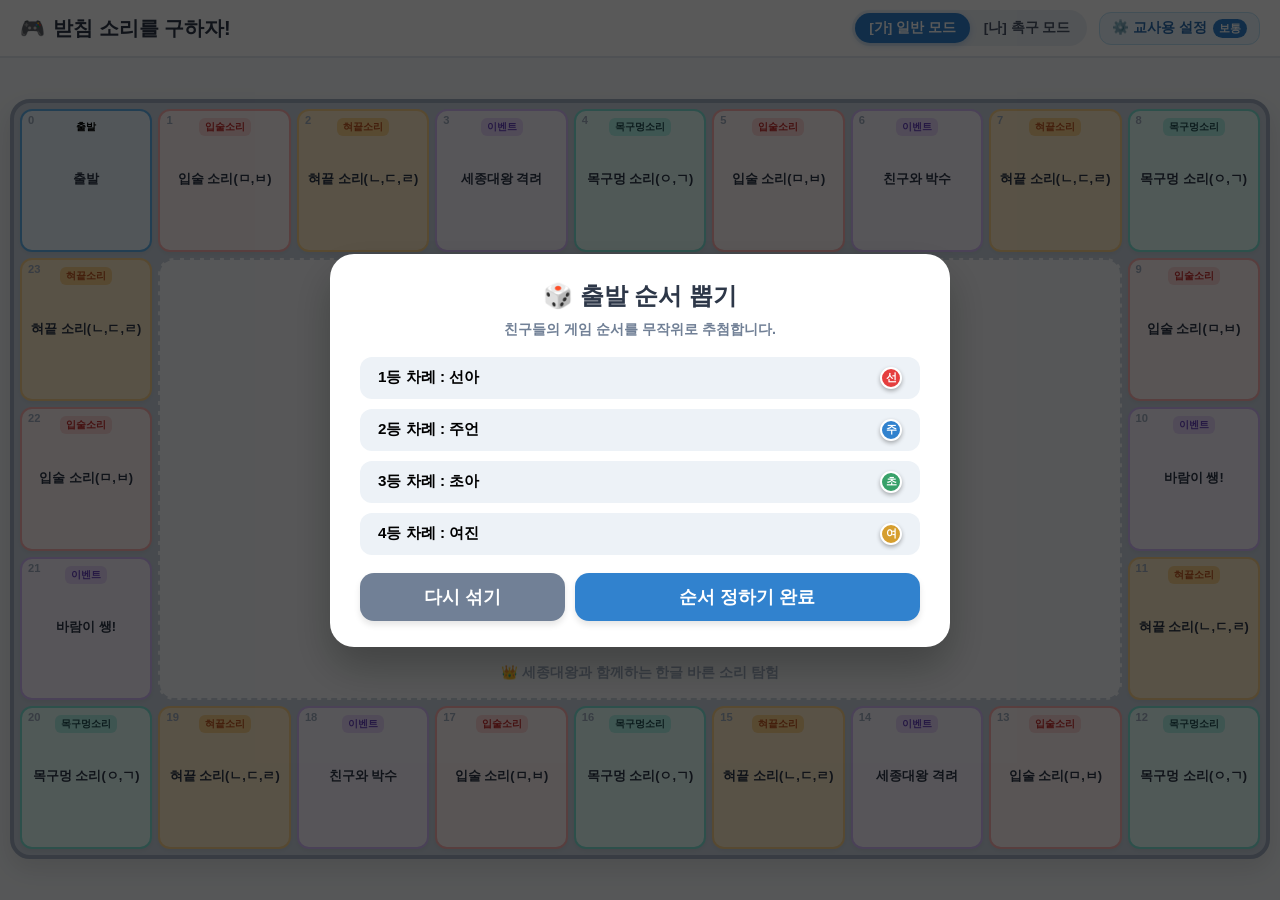
<file: public/standalone_받침소리를구하자.html>
<!DOCTYPE html>
<html lang="ko">
<head>
<meta charset="UTF-8">
<meta name="viewport" content="width=device-width, initial-scale=1.0">
<title>받침 소리를 구하자!</title>
<style>
  :root {
    --primary-color: #2b6cb0;
    --accent-color: #e53e3e;
    --bg-color: #f7fafc;
    --board-bg: #edf2f7;
    --tile-bg: #ffffff;
    --p1-color: #e53e3e;
    --p2-color: #3182ce;
    --p3-color: #38a169;
    --p4-color: #d69e2e;
  }

  * {
    box-sizing: border-box;
    user-select: none;
    margin: 0;
    padding: 0;
  }

  body {
    font-family: 'Pretendard', 'Apple SD Gothic Neo', 'Malgun Gothic', sans-serif;
    background-color: var(--bg-color);
    width: 100vw;
    height: 100vh;
    display: flex;
    flex-direction: column;
    overflow: hidden;
  }

  /* 상단 내비게이션 바 */
  header {
    height: 58px;
    background: #ffffff;
    border-bottom: 2px solid #e2e8f0;
    display: flex;
    align-items: center;
    justify-content: space-between;
    padding: 0 20px;
    z-index: 20;
  }

  .title-group h1 {
    font-size: 1.25rem;
    color: #2d3748;
    font-weight: 900;
    display: flex;
    align-items: center;
    gap: 8px;
  }

  .controls-group {
    display: flex;
    align-items: center;
    gap: 12px;
  }

  .mode-selector {
    display: flex;
    align-items: center;
    background: #edf2f7;
    border-radius: 20px;
    padding: 3px;
  }

  .mode-btn {
    border: none;
    background: transparent;
    padding: 6px 14px;
    font-size: 0.85rem;
    font-weight: 800;
    color: #4a5568;
    cursor: pointer;
    border-radius: 16px;
    transition: all 0.2s;
  }

  .mode-btn.active {
    background: #3182ce;
    color: #ffffff;
    box-shadow: 0 2px 6px rgba(49,130,206,0.3);
  }

  /* 교사용 설정 버튼 및 컨트롤 */
  .teacher-btn {
    display: flex;
    align-items: center;
    gap: 6px;
    background: #ebf8ff;
    border: 1.5px solid #bee3f8;
    color: #2b6cb0;
    padding: 6px 12px;
    border-radius: 12px;
    font-size: 0.85rem;
    font-weight: 800;
    cursor: pointer;
    transition: all 0.2s;
  }
  .teacher-btn:hover {
    background: #bee3f8;
  }

  /* 메인 컨테이너 */
  main {
    flex: 1;
    position: relative;
    padding: 10px;
    display: flex;
    justify-content: center;
    align-items: center;
  }

  /* 9x5 직사각형 게임판 */
  .board-container {
    width: 100%;
    max-width: 1360px;
    height: 100%;
    max-height: 760px;
    aspect-ratio: 16 / 9;
    display: grid;
    grid-template-columns: repeat(9, 1fr);
    grid-template-rows: repeat(5, 1fr);
    gap: 6px;
    background-color: #cbd5e0;
    border-radius: 20px;
    border: 4px solid #a0aec0;
    position: relative;
    padding: 6px;
    box-shadow: 0 10px 25px rgba(0,0,0,0.1);
  }

  /* 칸 스타일 */
  .tile {
    background: var(--tile-bg);
    border-radius: 12px;
    padding: 6px 4px;
    display: flex;
    flex-direction: column;
    justify-content: space-between;
    align-items: center;
    text-align: center;
    position: relative;
    border: 2px solid transparent;
    box-shadow: 0 2px 4px rgba(0,0,0,0.04);
  }

  .tile-index {
    position: absolute;
    top: 3px;
    left: 6px;
    font-size: 0.7rem;
    font-weight: 800;
    color: #a0aec0;
  }

  .tile-type-badge {
    font-size: 0.65rem;
    font-weight: 800;
    padding: 2px 6px;
    border-radius: 6px;
    margin-top: 1px;
  }

  .tile-label {
    font-size: 0.8rem;
    font-weight: 800;
    word-break: keep-all;
    line-height: 1.2;
    color: #2d3748;
  }

  /* 칸 종류별 테마 */
  .tile.start { background: #ebf8ff; border-color: #63b3ed; }
  .tile.lip { background: #fff5f5; border-color: #feb2b2; }
  .tile.lip .tile-type-badge { background: #fed7d7; color: #c53030; }
  .tile.tongue { background: #feebc8; border-color: #fbd38d; }
  .tile.tongue .tile-type-badge { background: #fbd38d; color: #c05621; }
  .tile.throat { background: #e6fffa; border-color: #81e6d9; }
  .tile.throat .tile-type-badge { background: #b2f5ea; color: #234e52; }
  .tile.event { background: #faf5ff; border-color: #d6bcfa; }
  .tile.event .tile-type-badge { background: #e9d8fd; color: #6b46c1; }

  /* 말 배치 영역 */
  .tile-players {
    display: flex;
    gap: 3px;
    align-items: center;
    justify-content: center;
    min-height: 22px;
    flex-wrap: wrap;
  }

  .token {
    width: 22px;
    height: 22px;
    border-radius: 50%;
    color: #ffffff;
    font-size: 0.7rem;
    font-weight: 900;
    display: flex;
    align-items: center;
    justify-content: center;
    box-shadow: 0 2px 4px rgba(0,0,0,0.3);
    border: 2px solid #ffffff;
    transition: transform 0.2s cubic-bezier(0.175, 0.885, 0.32, 1.275);
  }

  .token.p0 { background: var(--p1-color); }
  .token.p1 { background: var(--p2-color); }
  .token.p2 { background: var(--p3-color); }
  .token.p3 { background: var(--p4-color); }

  /* 중앙 스테이지 */
  .center-stage {
    grid-column: 2 / 9;
    grid-row: 2 / 5;
    background: #f8fafc;
    border-radius: 16px;
    display: flex;
    flex-direction: column;
    justify-content: space-between;
    align-items: center;
    padding: 16px;
    position: relative;
    border: 2px dashed #cbd5e0;
  }

  /* 플레이어 상태 바 */
  .player-status-bar {
    display: flex;
    gap: 12px;
    width: 100%;
    justify-content: center;
    flex-wrap: wrap;
  }

  .player-card {
    background: #ffffff;
    border: 2px solid #e2e8f0;
    border-radius: 12px;
    padding: 6px 14px;
    display: flex;
    align-items: center;
    gap: 8px;
    box-shadow: 0 2px 4px rgba(0,0,0,0.04);
    transition: all 0.3s;
  }

  .player-card.active {
    border-color: #3182ce;
    transform: scale(1.06);
    box-shadow: 0 4px 12px rgba(49, 130, 206, 0.25);
    background: #ebf8ff;
  }

  .player-info {
    display: flex;
    flex-direction: column;
  }

  .player-name {
    font-size: 0.9rem;
    font-weight: 800;
    color: #2d3748;
  }

  .player-score {
    font-size: 0.72rem;
    color: #718096;
    font-weight: 800;
  }

  /* 주사위 인터랙션 구역 */
  .dice-area {
    display: flex;
    flex-direction: column;
    align-items: center;
    gap: 8px;
  }

  .dice {
    width: 86px;
    height: 86px;
    background: #ffffff;
    border: 4px solid #2d3748;
    border-radius: 22px;
    display: flex;
    align-items: center;
    justify-content: center;
    cursor: pointer;
    box-shadow: 0 8px 16px rgba(0,0,0,0.12);
    transition: transform 0.1s, box-shadow 0.1s;
    padding: 8px;
    box-sizing: border-box;
  }

  .dice-pips-grid {
    width: 100%;
    height: 100%;
    display: grid;
    grid-template-columns: repeat(3, 1fr);
    grid-template-rows: repeat(3, 1fr);
    align-items: center;
    justify-items: center;
  }

  .pip-dot {
    width: 13px;
    height: 13px;
    background: #2d3748;
    border-radius: 50%;
    box-shadow: inset 0 1px 2px rgba(0,0,0,0.4);
  }

  .pip-dot.pip-red {
    width: 18px;
    height: 18px;
    background: #e53e3e;
    box-shadow: inset 0 2px 3px rgba(0,0,0,0.3);
  }

  .pip-dot.empty {
    visibility: hidden;
  }

  .dice:hover {
    transform: translateY(-2px);
    box-shadow: 0 10px 20px rgba(0,0,0,0.15);
  }

  .dice:active {
    transform: translateY(2px);
  }

  .dice.rolling {
    animation: diceRoll 0.5s infinite linear;
  }

  @keyframes diceRoll {
    0% { transform: rotate(0deg) scale(0.92); }
    50% { transform: rotate(180deg) scale(1.08); }
    100% { transform: rotate(360deg) scale(0.92); }
  }

  .action-guide-text {
    font-size: 1.15rem;
    font-weight: 800;
    color: #2d3748;
  }

  /* 모달 레이어 공통 */
  .modal-overlay {
    position: fixed;
    top: 0;
    left: 0;
    width: 100vw;
    height: 100vh;
    background: rgba(0, 0, 0, 0.65);
    display: flex;
    justify-content: center;
    align-items: center;
    z-index: 100;
  }

  .modal-card {
    background: #ffffff;
    border-radius: 24px;
    padding: 26px 30px;
    width: 90%;
    max-width: 620px;
    box-shadow: 0 20px 40px rgba(0,0,0,0.25);
    display: flex;
    flex-direction: column;
    align-items: center;
    text-align: center;
    animation: popIn 0.25s cubic-bezier(0.175, 0.885, 0.32, 1.275);
    position: relative;
  }

  @keyframes popIn {
    from { transform: scale(0.85); opacity: 0; }
    to { transform: scale(1); opacity: 1; }
  }

  /* 순서 정하기 화면 */
  .order-list {
    display: flex;
    flex-direction: column;
    gap: 10px;
    width: 100%;
    margin: 18px 0;
  }

  .order-item {
    background: #edf2f7;
    padding: 10px 18px;
    border-radius: 12px;
    display: flex;
    justify-content: space-between;
    align-items: center;
    font-weight: 800;
    font-size: 0.95rem;
  }

  /* 미션 팝업 스타일 */
  .mission-header {
    width: 100%;
    display: flex;
    justify-content: space-between;
    align-items: center;
    border-bottom: 2px solid #edf2f7;
    padding-bottom: 12px;
    margin-bottom: 12px;
  }

  .mission-category {
    font-size: 1rem;
    font-weight: 900;
    color: #3182ce;
  }

  .hint-btn-group {
    display: flex;
    align-items: center;
    gap: 8px;
  }

  .btn-hint-tool {
    display: inline-flex;
    align-items: center;
    gap: 5px;
    padding: 6px 12px;
    border-radius: 12px;
    font-size: 0.8rem;
    font-weight: 800;
    border: 1px solid #cbd5e0;
    background: #f7fafc;
    color: #4a5568;
    cursor: pointer;
    transition: all 0.2s;
  }

  .btn-hint-tool:hover {
    background: #edf2f7;
  }

  .btn-hint-tool.active {
    background: #fefcbf;
    border-color: #ecc94b;
    color: #744210;
  }

  .articulation-hint-card {
    width: 100%;
    background: #fffaf0;
    border: 2px solid #feebc8;
    border-radius: 12px;
    padding: 8px 14px;
    font-size: 0.85rem;
    font-weight: 800;
    color: #9c4221;
    text-align: center;
    margin-bottom: 8px;
    display: none;
    align-items: center;
    justify-content: center;
    gap: 6px;
  }

  .mission-body {
    display: flex;
    align-items: center;
    justify-content: center;
    gap: 30px;
    margin: 14px 0;
    width: 100%;
  }

  .mission-image-box {
    width: 120px;
    height: 120px;
    background: #edf2f7;
    border-radius: 16px;
    display: flex;
    align-items: center;
    justify-content: center;
    border: 2px solid #cbd5e0;
    padding: 8px;
  }

  .mission-image-box svg {
    width: 90px;
    height: 90px;
  }

  .mission-word-box {
    display: flex;
    align-items: center;
    gap: 8px;
    font-size: 3.2rem;
    font-weight: 900;
    color: #2d3748;
  }

  /* 목표 받침 블록 기본 */
  .target-block {
    display: inline-flex;
    flex-direction: column;
    align-items: center;
    justify-content: center;
    width: 86px;
    height: 100px;
    border: 3px dashed #cbd5e0;
    border-radius: 16px;
    background: #f8fafc;
    position: relative;
    transition: all 0.3s;
  }

  .target-block .onset-vowel {
    line-height: 1;
    margin-top: 4px;
  }

  .target-block .final-slot {
    font-size: 2rem;
    color: #3182ce;
    min-height: 38px;
    display: flex;
    align-items: center;
    justify-content: center;
    font-weight: 900;
  }

  .target-block.merged {
    border: 4px solid #3182ce !important;
    background: #ebf8ff !important;
    transform: scale(1.05);
    box-shadow: 0 4px 12px rgba(49, 130, 206, 0.25);
  }

  /* ✨ [나] 촉구 모드: 목표 받침 위치(비어 있는 네모 박스) 점선 테두리 색상 깜빡임 CSS 애니메이션 */
  .target-block.prompt-dashed-blink {
    animation: promptDashedBlink 1.4s ease-in-out infinite;
  }

  @keyframes promptDashedBlink {
    0% {
      border-color: #3182ce;
      background-color: #ebf8ff;
      box-shadow: 0 0 0 4px rgba(49, 130, 206, 0.35), inset 0 0 8px rgba(49, 130, 206, 0.2);
    }
    33% {
      border-color: #ed8936;
      background-color: #fffaf0;
      box-shadow: 0 0 0 5px rgba(237, 137, 54, 0.45), inset 0 0 10px rgba(237, 137, 54, 0.25);
    }
    66% {
      border-color: #e53e3e;
      background-color: #fff5f5;
      box-shadow: 0 0 0 5px rgba(229, 62, 62, 0.4), inset 0 0 10px rgba(229, 62, 62, 0.2);
    }
    100% {
      border-color: #3182ce;
      background-color: #ebf8ff;
      box-shadow: 0 0 0 4px rgba(49, 130, 206, 0.35), inset 0 0 8px rgba(49, 130, 206, 0.2);
    }
  }

  /* 받침 선택지 영역 */
  .options-container {
    display: flex;
    gap: 12px;
    margin-top: 14px;
    flex-wrap: wrap;
    justify-content: center;
    min-height: 64px;
  }

  .choice-btn {
    width: 60px;
    height: 60px;
    border-radius: 16px;
    background: #edf2f7;
    border: 2px solid #cbd5e0;
    font-size: 1.8rem;
    font-weight: 900;
    color: #2d3748;
    cursor: pointer;
    transition: all 0.2s;
  }

  .choice-btn:active {
    transform: scale(0.94);
  }

  /* 촉구 모드 정답 선택지 반짝임 효과 */
  .choice-btn.prompt-glow {
    animation: promptGlow 1.2s alternate infinite ease-in-out;
    color: #2b6cb0;
  }

  @keyframes promptGlow {
    0% {
      box-shadow: 0 0 4px rgba(99,179,237,0.8);
      background-color: #ebf8ff;
      border-color: #3182ce;
      transform: scale(1);
    }
    100% {
      box-shadow: 0 0 18px rgba(49,130,206,0.95), 0 0 30px rgba(66,153,225,0.5);
      background-color: #bee3f8;
      border-color: #2b6cb0;
      transform: scale(1.06);
    }
  }

  .feedback-text {
    height: 28px;
    font-size: 1.15rem;
    font-weight: 800;
    margin-top: 6px;
  }

  .btn-action {
    background: #3182ce;
    color: #ffffff;
    font-size: 1.1rem;
    font-weight: 800;
    padding: 12px 32px;
    border-radius: 14px;
    border: none;
    cursor: pointer;
    box-shadow: 0 4px 6px rgba(0,0,0,0.1);
    transition: all 0.2s;
  }

  .btn-action:hover {
    background: #2b6cb0;
  }

  /* 다 함께 외쳐요! 합창 무대 스타일 */
  .chant-banner {
    width: 100%;
    background: linear-gradient(135deg, #f6ad55, #ed8936, #f56565);
    color: #ffffff;
    border-radius: 16px;
    padding: 10px 14px;
    text-align: center;
    margin-bottom: 12px;
    box-shadow: 0 4px 10px rgba(237,137,54,0.3);
  }
  .chant-banner h2 {
    font-size: 1.6rem;
    font-weight: 900;
    margin: 0;
  }
  .chant-syllables-box {
    display: flex;
    justify-content: center;
    align-items: center;
    gap: 12px;
    margin: 12px 0;
  }
  .chant-syllable-card {
    position: relative;
    width: 80px;
    height: 95px;
    background: #ffffff;
    border: 3px solid #fbd38d;
    border-radius: 18px;
    display: flex;
    flex-direction: column;
    align-items: center;
    justify-content: center;
    font-size: 2.4rem;
    font-weight: 900;
    color: #2d3748;
    box-shadow: 0 3px 6px rgba(0,0,0,0.08);
    transition: all 0.2s;
  }
  .chant-syllable-card.active {
    background: #ecc94b;
    color: #ffffff;
    border-color: #d69e2e;
    transform: scale(1.15) translateY(-4px);
    box-shadow: 0 8px 18px rgba(214,158,46,0.5);
  }
  .chant-syllable-card.all-active {
    background: #38a169;
    color: #ffffff;
    border-color: #2f855a;
    transform: scale(1.05);
  }
  .chant-clap-badge {
    position: absolute;
    top: -12px;
    background: #e53e3e;
    color: #ffffff;
    font-size: 0.75rem;
    font-weight: 900;
    padding: 2px 8px;
    border-radius: 999px;
    box-shadow: 0 2px 5px rgba(0,0,0,0.2);
  }
  .chant-players-box {
    width: 100%;
    background: #f7fafc;
    border: 2px solid #e2e8f0;
    border-radius: 16px;
    padding: 10px;
    margin: 8px 0;
  }
  .chant-player-item {
    display: flex;
    flex-direction: column;
    align-items: center;
    background: #ffffff;
    border: 2px solid #edf2f7;
    border-radius: 12px;
    padding: 6px;
  }
  .chant-player-item.turn-player {
    background: #fefcbf;
    border-color: #ecc94b;
  }
  .clapping-hands {
    font-size: 1.5rem;
    animation: clapBounce 0.4s infinite alternate ease-in-out;
  }
  @keyframes clapBounce {
    0% { transform: scale(1) translateY(0); }
    100% { transform: scale(1.25) translateY(-4px); }
  }

  /* 교사용 설정 모달 */
  .setting-row {
    width: 100%;
    margin-bottom: 16px;
    text-align: left;
  }

  .setting-row label {
    font-size: 0.9rem;
    font-weight: 800;
    color: #2d3748;
    display: block;
    margin-bottom: 8px;
  }

  .speed-selector-group {
    display: grid;
    grid-template-columns: repeat(3, 1fr);
    gap: 8px;
  }

  .speed-opt-btn {
    border: 2px solid #e2e8f0;
    background: #f7fafc;
    padding: 10px 8px;
    border-radius: 12px;
    font-size: 0.85rem;
    font-weight: 800;
    color: #4a5568;
    cursor: pointer;
    display: flex;
    flex-direction: column;
    align-items: center;
    gap: 4px;
    transition: all 0.2s;
  }

  .speed-opt-btn.active {
    border-color: #3182ce;
    background: #ebf8ff;
    color: #2b6cb0;
    box-shadow: 0 2px 6px rgba(49,130,206,0.2);
  }

  .event-desc {
    font-size: 1.3rem;
    font-weight: 800;
    color: #2d3748;
    margin: 20px 0;
  }

  #confetti-canvas {
    position: fixed;
    top: 0;
    left: 0;
    width: 100vw;
    height: 100vh;
    pointer-events: none;
    z-index: 1000;
  }
</style>
</head>
<body>

<header>
  <div class="title-group">
    <h1><span>🎮</span> 받침 소리를 구하자!</h1>
  </div>
  <div class="controls-group">
    <div class="mode-selector">
      <button class="mode-btn active" id="btn-mode-a" onclick="setMode('A')">[가] 일반 모드</button>
      <button class="mode-btn" id="btn-mode-b" onclick="setMode('B')">[나] 촉구 모드</button>
    </div>
    <!-- 선생님 간이 설정 버튼 -->
    <button class="teacher-btn" onclick="openTeacherModal()">
      <span>⚙️ 교사용 설정</span>
      <span id="header-speed-badge" style="background:#3182ce; color:#fff; font-size:0.7rem; padding:2px 6px; border-radius:10px;">보통</span>
    </button>
  </div>
</header>

<main>
  <div class="board-container" id="board"></div>
</main>

<!-- 교사용 설정 모달 -->
<div class="modal-overlay" id="teacher-modal" style="display: none;">
  <div class="modal-card">
    <div style="width: 100%; display: flex; justify-content: space-between; align-items: center; border-bottom: 2px solid #edf2f7; padding-bottom: 10px; margin-bottom: 16px;">
      <h2 style="font-size: 1.3rem; font-weight: 900; color: #2d3748;">⚙️ 교사용 간이 설정</h2>
      <button onclick="closeTeacherModal()" style="border:none; background:none; font-size:1.5rem; color:#a0aec0; cursor:pointer;">&times;</button>
    </div>

    <!-- 주사위 이동 속도 (학생 반응 시간 고려) -->
    <div class="setting-row">
      <label>⏱️ 주사위 이동 속도 (학생 반응 시간 조절)</label>
      <div class="speed-selector-group">
        <button class="speed-opt-btn" id="speed-slow" onclick="setMoveSpeed('slow')">
          <span style="font-size: 1.3rem;">🐢</span>
          <span>느림</span>
          <span style="font-size: 0.7rem; color: #718096;">반응 배려 (650ms)</span>
        </button>
        <button class="speed-opt-btn active" id="speed-normal" onclick="setMoveSpeed('normal')">
          <span style="font-size: 1.3rem;">🚶</span>
          <span>보통</span>
          <span style="font-size: 0.7rem; color: #718096;">표준 권장 (320ms)</span>
        </button>
        <button class="speed-opt-btn" id="speed-fast" onclick="setMoveSpeed('fast')">
          <span style="font-size: 1.3rem;">🐇</span>
          <span>빠름</span>
          <span style="font-size: 0.7rem; color: #718096;">빠른 진행 (140ms)</span>
        </button>
      </div>
    </div>

    <div class="setting-row" style="display:flex; justify-content:space-between; align-items:center; background:#f7fafc; padding:10px 14px; border-radius:12px; border:1px solid #e2e8f0;">
      <div>
        <div style="font-size:0.9rem; font-weight:800; color:#2d3748;">🔊 음성 및 효과음</div>
        <div style="font-size:0.75rem; color:#718096;">Web Speech 안내 낭독</div>
      </div>
      <button id="btn-toggle-sound" onclick="toggleSound()" class="teacher-btn">소리 켜짐</button>
    </div>

    <div style="margin-top: 10px; width: 100%; display: flex; gap: 10px;">
      <button class="btn-action" style="flex:1;" onclick="closeTeacherModal()">확인 및 닫기</button>
    </div>
  </div>
</div>

<!-- 순서 뽑기 모달 -->
<div class="modal-overlay" id="order-modal">
  <div class="modal-card">
    <h2 style="font-size: 1.5rem; font-weight: 900; margin-bottom: 8px; color: #2d3748;">🎲 출발 순서 뽑기</h2>
    <p style="color: #718096; font-size: 0.9rem; font-weight:700;">친구들의 게임 순서를 무작위로 추첨합니다.</p>
    <div class="order-list" id="order-list-view"></div>
    <div style="display:flex; gap:10px; width:100%;">
      <button class="btn-action" style="background:#718096; flex:1;" onclick="showOrderModal()">다시 섞기</button>
      <button class="btn-action" style="flex:2;" onclick="confirmOrderAndStart()">순서 정하기 완료</button>
    </div>
  </div>
</div>

<!-- 받침 구출 미션 팝업 -->
<div class="modal-overlay" id="mission-modal" style="display: none;">
  <div class="modal-card">
    <div class="mission-header">
      <span class="mission-category" id="mission-type-title">입술 소리 칸</span>
      <div class="hint-btn-group">
        <button class="btn-hint-tool" id="btn-hint-listen" onclick="listenMissionHint()" title="힌트 듣기">
          <span>🔊</span> 힌트 듣기
        </button>
        <button class="btn-hint-tool" id="btn-hint-view" onclick="toggleMissionHintView()" title="힌트 보기">
          <span>💡</span> <span id="hint-view-text">힌트 보기</span>
        </button>
      </div>
    </div>
    <div class="articulation-hint-card" id="articulation-hint-card">
      <span id="hint-icon">👄</span>
      <span id="hint-desc">두 입술을 꼭 닫으며 소리 내요</span>
    </div>
    <div class="mission-body">
      <div class="mission-image-box" id="mission-img-box"></div>
      <div class="mission-word-box">
        <span id="prefix-text"></span>
        <div class="target-block" id="target-block">
          <span class="onset-vowel" id="target-char">바</span>
          <span class="final-slot" id="final-slot">?</span>
        </div>
        <span id="suffix-text"></span>
      </div>
    </div>
    <div class="feedback-text" id="feedback-text"></div>
    <div class="options-container" id="choices-box"></div>
  </div>
</div>

<!-- 📢 다 함께 외쳐요! 합창 무대 모달 -->
<div class="modal-overlay" id="chant-modal" style="display: none;">
  <div class="modal-card" style="max-width: 580px; border: 4px solid #f6ad55;">
    <div class="chant-banner">
      <div style="display:flex; align-items:center; justify-content:center; gap:8px;">
        <span style="font-size:1.8rem;">📢</span>
        <h2>다 함께 외쳐요!</h2>
        <span style="font-size:1.8rem;">👏</span>
      </div>
      <p style="font-size:0.85rem; font-weight:800; margin-top:4px; opacity:0.95;">
        손뼉을 짝! 짝! 치며 다 함께 큰 소리로 외쳐봐요!
      </p>
    </div>

    <!-- 완성된 낱말 음절 박스 -->
    <div style="width:100%; background:#fffaf0; border:2px solid #feebc8; border-radius:20px; padding:12px; margin:4px 0;">
      <div id="chant-syllables-container" class="chant-syllables-box"></div>
      <div id="chant-status-msg" style="text-align:center; font-size:0.95rem; font-weight:800; color:#c05621; min-height:24px;">
        박자에 맞춰 글자를 힘차게 읽어요!
      </div>
    </div>

    <!-- 4명의 학생 합창단 -->
    <div class="chant-players-box">
      <div style="font-size:0.75rem; font-weight:800; color:#718096; margin-bottom:6px;">
        👥 우리 반 친구들 모두 다 함께 손뼉을 쳐요!
      </div>
      <div id="chant-players-grid" style="display:grid; grid-template-columns:repeat(4, 1fr); gap:8px;"></div>
    </div>

    <div style="display:flex; gap:10px; width:100%; margin-top:10px;">
      <button class="btn-action" style="background:#edf2f7; color:#4a5568; flex:1; font-size:0.9rem;" onclick="replayChant()">
        다시 외치기 🔊
      </button>
      <button class="btn-action" style="background:#38a169; flex:2; font-size:1rem;" onclick="finishChant()">
        받침 1개 구출 완료! 🌟
      </button>
    </div>
  </div>
</div>

<!-- 이벤트 카드 모달 -->
<div class="modal-overlay" id="event-modal" style="display: none;">
  <div class="modal-card">
    <h2 style="font-size: 1.4rem; font-weight: 900; color: #6b46c1; margin-bottom: 8px;">✨ 이벤트 발생!</h2>
    <div class="event-desc" id="event-desc-text"></div>
    <button class="btn-action" style="background:#6b46c1;" onclick="closeEventModal()">확인</button>
  </div>
</div>

<!-- 최종 승리 모달 -->
<div class="modal-overlay" id="victory-modal" style="display: none;">
  <div class="modal-card">
    <h2 style="font-size: 2.2rem; font-weight: 900; color: #e53e3e; margin-bottom: 10px;">🏆 축하합니다!</h2>
    <p class="event-desc" id="victory-text">선아 학생이 받침 6개를 모두 구출했습니다!</p>
    <button class="btn-action" onclick="restartGame()">게임 다시 하기</button>
  </div>
</div>

<canvas id="confetti-canvas"></canvas>

<script>
  /* Web Audio Synthesizer */
  const audioCtx = new (window.AudioContext || window.webkitAudioContext)();
  let soundEnabled = true;

  function playSound(type) {
    if (!soundEnabled) return;
    if (audioCtx.state === 'suspended') {
      audioCtx.resume();
    }
    const osc = audioCtx.createOscillator();
    const gain = audioCtx.createGain();
    osc.connect(gain);
    gain.connect(audioCtx.destination);

    const now = audioCtx.currentTime;
    if (type === 'roll') {
      osc.type = 'triangle';
      osc.frequency.setValueAtTime(320, now);
      osc.frequency.exponentialRampToValueAtTime(140, now + 0.12);
      gain.gain.setValueAtTime(0.2, now);
      gain.gain.linearRampToValueAtTime(0.01, now + 0.12);
      osc.start(now);
      osc.stop(now + 0.12);
    } else if (type === 'step') {
      osc.type = 'sine';
      osc.frequency.setValueAtTime(460, now);
      gain.gain.setValueAtTime(0.18, now);
      gain.gain.linearRampToValueAtTime(0.01, now + 0.08);
      osc.start(now);
      osc.stop(now + 0.08);
    } else if (type === 'correct') {
      const notes = [523.25, 659.25, 783.99, 1046.5];
      notes.forEach((freq, idx) => {
        const o = audioCtx.createOscillator();
        const g = audioCtx.createGain();
        o.connect(g);
        g.connect(audioCtx.destination);
        o.type = 'sine';
        o.frequency.setValueAtTime(freq, now + idx * 0.08);
        g.gain.setValueAtTime(0.2, now + idx * 0.08);
        g.gain.linearRampToValueAtTime(0.001, now + idx * 0.08 + 0.25);
        o.start(now + idx * 0.08);
        o.stop(now + idx * 0.08 + 0.25);
      });
    } else if (type === 'wrong') {
      osc.type = 'sawtooth';
      osc.frequency.setValueAtTime(220, now);
      osc.frequency.setValueAtTime(160, now + 0.15);
      gain.gain.setValueAtTime(0.2, now);
      gain.gain.linearRampToValueAtTime(0.01, now + 0.3);
      osc.start(now);
      osc.stop(now + 0.3);
    } else if (type === 'clap') {
      const bufferSize = Math.floor(audioCtx.sampleRate * 0.12);
      const buffer = audioCtx.createBuffer(1, bufferSize, audioCtx.sampleRate);
      const data = buffer.getChannelData(0);
      for (let i = 0; i < bufferSize; i++) {
        data[i] = (Math.random() * 2 - 1) * Math.exp(-i / (bufferSize * 0.25));
      }
      const noise = audioCtx.createBufferSource();
      noise.buffer = buffer;
      const filter = audioCtx.createBiquadFilter();
      filter.type = 'bandpass';
      filter.frequency.setValueAtTime(1100, now);
      filter.Q.setValueAtTime(2.0, now);
      const clapGain = audioCtx.createGain();
      clapGain.gain.setValueAtTime(0.4, now);
      clapGain.gain.exponentialRampToValueAtTime(0.005, now + 0.12);
      noise.connect(filter);
      filter.connect(clapGain);
      clapGain.connect(audioCtx.destination);
      noise.start(now);
      noise.stop(now + 0.12);
    }
  }

  function speakWord(text) {
    if (!soundEnabled) return;
    if ('speechSynthesis' in window) {
      window.speechSynthesis.cancel();
      const utterance = new SpeechSynthesisUtterance(text);
      utterance.lang = 'ko-KR';
      if (naturalVoice) {
        utterance.voice = naturalVoice;
      } else {
        const voices = window.speechSynthesis.getVoices();
        const koVoice = voices.find(v => v.lang === 'ko-KR' || v.lang.startsWith('ko'));
        if (koVoice) utterance.voice = koVoice;
      }
      utterance.rate = 0.92;
      utterance.pitch = 1.02;
      window.speechSynthesis.speak(utterance);
    }
  }

  function toggleSound() {
    soundEnabled = !soundEnabled;
    const btn = document.getElementById('btn-toggle-sound');
    btn.textContent = soundEnabled ? '소리 켜짐' : '소리 꺼짐';
    btn.style.color = soundEnabled ? '#2b6cb0' : '#e53e3e';
  }

  /* 24개 조음 위치별 단어 데이터베이스 (입술 8개, 혀끝 8개, 목구멍 8개) */
  const REPRESENTATIVE_FINALS = ['ㄱ', 'ㄴ', 'ㄷ', 'ㄹ', 'ㅁ', 'ㅂ', 'ㅇ'];

  const VOCAB_DATABASE = {
    lip: [
      { prefix: '', targetOnset: '고', final: 'ㅁ', word: '곰', icon: 'bear', hint: '두 입술을 꼭 다물며 [ㅁ] 소리를 내요' },
      { prefix: '', targetOnset: '바', final: 'ㅂ', word: '밥', icon: 'rice', hint: '두 입술을 부드럽게 붙였다 떼며 [ㅂ] 소리를 내요' },
      { prefix: '구', targetOnset: '르', final: 'ㅁ', word: '구름', icon: 'cloud', hint: '입술을 모으고 입술소리 [ㅁ]을 닫아보세요' },
      { prefix: '', targetOnset: '기', final: 'ㅁ', word: '김', icon: 'gim', hint: '맛있는 김! 입술을 다물며 [ㅁ] 받침을 채워요' },
      { prefix: '', targetOnset: '바', final: 'ㅁ', word: '밤', icon: 'chestnut', hint: '토실토실 알밤! 입술을 꼭 닫는 [ㅁ] 소리예요' },
      { prefix: '', targetOnset: '커', final: 'ㅂ', word: '컵', icon: 'cup', hint: '물을 마시는 컵! 입술을 모으는 [ㅂ] 받침이에요' },
      { prefix: '', targetOnset: '이', final: 'ㅂ', word: '입', icon: 'lips', hint: '말을 하는 입! 입술을 닫는 [ㅂ] 받침이에요' },
      { prefix: '', targetOnset: '보', final: 'ㅁ', word: '봄', icon: 'flower', hint: '따뜻한 봄! 입술을 닿는 [ㅁ] 받침이에요' }
    ],
    tongue: [
      { prefix: '', targetOnset: '누', final: 'ㄴ', word: '눈', icon: 'snow', hint: '혀끝을 윗잇몸에 대며 [ㄴ] 소리를 내요' },
      { prefix: '', targetOnset: '다', final: 'ㄹ', word: '달', icon: 'moon', hint: '혀끝을 윗잇몸에 가볍게 굴려 [ㄹ] 소리를 내요' },
      { prefix: '숟가', targetOnset: '라', final: 'ㄱ', word: '숟가락', icon: 'spoon', hint: '숟가락의 마지막 소리 [ㄱ]을 찾아보세요' },
      { prefix: '', targetOnset: '소', final: 'ㄴ', word: '손', icon: 'hand', hint: '안녕 손! 혀끝을 윗니 뒤 잇몸에 닿는 [ㄴ] 소리예요' },
      { prefix: '', targetOnset: '무', final: 'ㄹ', word: '물', icon: 'water', hint: '시원한 물! 혀끝을 천장 쪽으로 올리는 [ㄹ] 소리예요' },
      { prefix: '', targetOnset: '사', final: 'ㄴ', word: '산', icon: 'mountain', hint: '높고 푸른 산! 혀끝이 윗잇몸에 딱 닿는 [ㄴ] 소리예요' },
      { prefix: '', targetOnset: '벼', final: 'ㄹ', word: '별', icon: 'star', hint: '밤하늘 반짝이는 별! 혀끝을 또르르 마는 [ㄹ] 소리예요' },
      { prefix: '', targetOnset: '도', final: 'ㄴ', word: '돈', icon: 'coin', hint: '동글동글 동전! 혀끝을 윗잇몸에 붙이는 [ㄴ] 받침이에요' }
    ],
    throat: [
      { prefix: '', targetOnset: '고', final: 'ㅇ', word: '공', icon: 'ball', hint: '목구멍을 울리며 콧소리와 함께 [ㅇ] 소리를 내요' },
      { prefix: '수', targetOnset: '바', final: 'ㄱ', word: '수박', icon: 'watermelon', hint: '목구멍 안쪽에서 공기를 막으며 [ㄱ] 소리를 내요' },
      { prefix: '', targetOnset: '채', final: 'ㄱ', word: '책', icon: 'book', hint: '목구멍 깊은 곳에서 가볍게 막는 [ㄱ] 받침이에요' },
      { prefix: '', targetOnset: '가', final: 'ㅇ', word: '강', icon: 'river', hint: '흐르는 강! 목구멍을 둥글게 울리는 [ㅇ] 소리예요' },
      { prefix: '', targetOnset: '바', final: 'ㅇ', word: '방', icon: 'room', hint: '따뜻한 내 방! 목구멍을 열어 울리는 [ㅇ] 받침이에요' },
      { prefix: '', targetOnset: '떠', final: 'ㄱ', word: '떡', icon: 'ricecake', hint: '맛있는 떡! 목구멍 뒤쪽을 꽉 막는 [ㄱ] 소리예요' },
      { prefix: '호', targetOnset: '바', final: 'ㄱ', word: '호박', icon: 'pumpkin', hint: '커다란 호박! 목구멍 안쪽에서 끊어주는 [ㄱ] 소리예요' },
      { prefix: '', targetOnset: '조', final: 'ㅇ', word: '종', icon: 'bell', hint: '딸랑딸랑 종소리! 목구멍을 길게 울리는 [ㅇ] 받침이에요' }
    ]
  };

  /* 인라인 SVG 일러스트 단서 모음 */
  const SVG_ICONS = {"bear":"<svg viewBox=\"0 0 100 100\" class=\"w-full h-full\"><circle cx=\"50\" cy=\"55\" r=\"32\" fill=\"#8d5b4c\"/><circle cx=\"28\" cy=\"28\" r=\"14\" fill=\"#8d5b4c\"/><circle cx=\"72\" cy=\"28\" r=\"14\" fill=\"#8d5b4c\"/><circle cx=\"28\" cy=\"28\" r=\"7\" fill=\"#fbb6ce\"/><circle cx=\"72\" cy=\"28\" r=\"7\" fill=\"#fbb6ce\"/><circle cx=\"50\" cy=\"62\" r=\"16\" fill=\"#f6d5b8\"/><circle cx=\"42\" cy=\"48\" r=\"4\" fill=\"#2d3748\"/><circle cx=\"58\" cy=\"48\" r=\"4\" fill=\"#2d3748\"/><ellipse cx=\"50\" cy=\"58\" rx=\"6\" ry=\"4\" fill=\"#2d3748\"/><path d=\"M47 66 Q50 69 53 66\" stroke=\"#2d3748\" stroke-width=\"2\" fill=\"none\"/></svg>","rice":"<svg viewBox=\"0 0 100 100\" class=\"w-full h-full\"><path d=\"M20 50 Q50 95 80 50 Z\" fill=\"#cbd5e0\"/><ellipse cx=\"50\" cy=\"50\" rx=\"30\" ry=\"12\" fill=\"#e2e8f0\"/><ellipse cx=\"50\" cy=\"46\" rx=\"26\" ry=\"18\" fill=\"#ffffff\"/><circle cx=\"42\" cy=\"42\" r=\"3\" fill=\"#cbd5e0\"/><circle cx=\"56\" cy=\"40\" r=\"3\" fill=\"#cbd5e0\"/><path d=\"M35 80 L65 80 L62 88 L38 88 Z\" fill=\"#a0aec0\"/></svg>","cloud":"<svg viewBox=\"0 0 100 100\" class=\"w-full h-full\"><path d=\"M28 65 Q14 65 18 48 Q20 30 38 32 Q48 16 68 26 Q86 22 86 44 Q96 54 86 65 Z\" fill=\"#63b3ed\"/><circle cx=\"38\" cy=\"46\" r=\"3\" fill=\"#2b6cb0\"/><circle cx=\"58\" cy=\"46\" r=\"3\" fill=\"#2b6cb0\"/><path d=\"M44 54 Q48 58 52 54\" stroke=\"#2b6cb0\" stroke-width=\"2\" fill=\"none\"/></svg>","gim":"<svg viewBox=\"0 0 100 100\" class=\"w-full h-full\"><rect x=\"18\" y=\"24\" width=\"64\" height=\"52\" rx=\"6\" fill=\"#2d3748\"/><rect x=\"22\" y=\"28\" width=\"56\" height=\"44\" rx=\"4\" fill=\"#1a202c\"/><circle cx=\"34\" cy=\"40\" r=\"2\" fill=\"#4a5568\"/><circle cx=\"66\" cy=\"60\" r=\"2\" fill=\"#4a5568\"/><circle cx=\"50\" cy=\"50\" r=\"2\" fill=\"#4a5568\"/><path d=\"M30 65 Q50 72 70 65\" stroke=\"#4a5568\" stroke-width=\"1.5\" fill=\"none\"/></svg>","chestnut":"<svg viewBox=\"0 0 100 100\" class=\"w-full h-full\"><path d=\"M50 18 Q80 40 78 70 Q70 86 50 86 Q30 86 22 70 Q20 40 50 18 Z\" fill=\"#744210\"/><path d=\"M24 70 Q50 62 76 70 Q68 86 50 86 Q32 86 24 70 Z\" fill=\"#d69e2e\"/><circle cx=\"42\" cy=\"48\" r=\"3\" fill=\"#ffffff\"/><circle cx=\"58\" cy=\"48\" r=\"3\" fill=\"#ffffff\"/><circle cx=\"50\" cy=\"56\" r=\"2\" fill=\"#ffffff\"/></svg>","cup":"<svg viewBox=\"0 0 100 100\" class=\"w-full h-full\"><path d=\"M25 30 L32 80 Q33 86 42 86 L58 86 Q67 86 68 80 L75 30 Z\" fill=\"#4299e1\"/><ellipse cx=\"50\" cy=\"30\" rx=\"25\" ry=\"6\" fill=\"#63b3ed\"/><path d=\"M72 40 Q88 40 88 56 Q88 70 70 70\" stroke=\"#3182ce\" stroke-width=\"6\" fill=\"none\" stroke-linecap=\"round\"/><ellipse cx=\"50\" cy=\"32\" rx=\"20\" ry=\"4\" fill=\"#ebf8ff\"/></svg>","lips":"<svg viewBox=\"0 0 100 100\" class=\"w-full h-full\"><path d=\"M15 50 Q35 30 50 42 Q65 30 85 50 Q65 78 50 78 Q35 78 15 50 Z\" fill=\"#e53e3e\"/><path d=\"M15 50 Q35 48 50 56 Q65 48 85 50 Q65 60 50 60 Q35 60 15 50 Z\" fill=\"#9b2c2c\"/><ellipse cx=\"50\" cy=\"44\" rx=\"8\" ry=\"3\" fill=\"#feb2b2\"/></svg>","flower":"<svg viewBox=\"0 0 100 100\" class=\"w-full h-full\"><circle cx=\"50\" cy=\"30\" r=\"14\" fill=\"#f687b3\"/><circle cx=\"70\" cy=\"50\" r=\"14\" fill=\"#f687b3\"/><circle cx=\"50\" cy=\"70\" r=\"14\" fill=\"#f687b3\"/><circle cx=\"30\" cy=\"50\" r=\"14\" fill=\"#f687b3\"/><circle cx=\"50\" cy=\"50\" r=\"16\" fill=\"#ecc94b\"/><circle cx=\"45\" cy=\"46\" r=\"2.5\" fill=\"#744210\"/><circle cx=\"55\" cy=\"46\" r=\"2.5\" fill=\"#744210\"/><path d=\"M47 54 Q50 58 53 54\" stroke=\"#744210\" stroke-width=\"2\" fill=\"none\"/></svg>","snow":"<svg viewBox=\"0 0 100 100\" class=\"w-full h-full\"><circle cx=\"50\" cy=\"64\" r=\"26\" fill=\"#e2e8f0\"/><circle cx=\"50\" cy=\"36\" r=\"18\" fill=\"#edf2f7\"/><circle cx=\"44\" cy=\"32\" r=\"3\" fill=\"#2d3748\"/><circle cx=\"56\" cy=\"32\" r=\"3\" fill=\"#2d3748\"/><polygon points=\"50,38 60,40 50,42\" fill=\"#ed8936\"/><circle cx=\"50\" cy=\"56\" r=\"3\" fill=\"#4a5568\"/><circle cx=\"50\" cy=\"68\" r=\"3\" fill=\"#4a5568\"/><rect x=\"34\" y=\"16\" width=\"32\" height=\"6\" rx=\"2\" fill=\"#e53e3e\"/><rect x=\"40\" y=\"6\" width=\"20\" height=\"12\" rx=\"2\" fill=\"#c53030\"/></svg>","moon":"<svg viewBox=\"0 0 100 100\" class=\"w-full h-full\"><path d=\"M42 16 A36 36 0 1 0 80 76 A32 32 0 1 1 42 16 Z\" fill=\"#ecc94b\"/><circle cx=\"48\" cy=\"46\" r=\"3\" fill=\"#b7791f\"/><circle cx=\"48\" cy=\"62\" r=\"2.5\" fill=\"#b7791f\"/><circle cx=\"36\" cy=\"54\" r=\"2\" fill=\"#b7791f\"/></svg>","spoon":"<svg viewBox=\"0 0 100 100\" class=\"w-full h-full\"><ellipse cx=\"32\" cy=\"32\" rx=\"18\" ry=\"24\" transform=\"rotate(-30 32 32)\" fill=\"#cbd5e0\"/><ellipse cx=\"32\" cy=\"32\" rx=\"14\" ry=\"20\" transform=\"rotate(-30 32 32)\" fill=\"#e2e8f0\"/><rect x=\"44\" y=\"44\" width=\"46\" height=\"8\" rx=\"4\" transform=\"rotate(45 44 44)\" fill=\"#a0aec0\"/><circle cx=\"80\" cy=\"80\" r=\"3\" fill=\"#718096\"/></svg>","hand":"<svg viewBox=\"0 0 100 100\" class=\"w-full h-full\"><path d=\"M35 70 L35 45 Q35 40 40 40 Q45 40 45 45 L45 32 Q45 27 50 27 Q55 27 55 32 L55 30 Q55 25 60 25 Q65 25 65 30 L65 36 Q65 31 70 31 Q75 31 75 36 L75 60 Q75 80 55 82 L42 82 Q35 80 35 70 Z\" fill=\"#fbd38d\"/><path d=\"M35 60 Q22 55 24 45 Q26 40 32 45 L35 50\" stroke=\"#fbd38d\" stroke-width=\"8\" stroke-linecap=\"round\" fill=\"none\"/></svg>","water":"<svg viewBox=\"0 0 100 100\" class=\"w-full h-full\"><path d=\"M50 15 C50 15 22 52 22 68 A28 28 0 1 0 78 68 C78 52 50 15 50 15 Z\" fill=\"#4299e1\"/><path d=\"M35 68 A16 16 0 0 1 50 52\" stroke=\"#ebf8ff\" stroke-width=\"4\" stroke-linecap=\"round\" fill=\"none\"/></svg>","mountain":"<svg viewBox=\"0 0 100 100\" class=\"w-full h-full\"><polygon points=\"50,20 15,85 85,85\" fill=\"#38a169\"/><polygon points=\"70,38 48,85 92,85\" fill=\"#2f855a\"/><polygon points=\"50,20 40,40 50,45 60,38\" fill=\"#edf2f7\"/><circle cx=\"50\" cy=\"85\" r=\"3\" fill=\"#22543d\"/></svg>","star":"<svg viewBox=\"0 0 100 100\" class=\"w-full h-full\"><polygon points=\"50,12 62,38 90,40 68,60 75,88 50,73 25,88 32,60 10,40 38,38\" fill=\"#ecc94b\" stroke=\"#d69e2e\" stroke-width=\"2\"/><circle cx=\"44\" cy=\"48\" r=\"3\" fill=\"#744210\"/><circle cx=\"56\" cy=\"48\" r=\"3\" fill=\"#744210\"/><path d=\"M47 56 Q50 60 53 56\" stroke=\"#744210\" stroke-width=\"2\" fill=\"none\"/></svg>","coin":"<svg viewBox=\"0 0 100 100\" class=\"w-full h-full\"><circle cx=\"50\" cy=\"50\" r=\"36\" fill=\"#ecc94b\" stroke=\"#d69e2e\" stroke-width=\"4\"/><circle cx=\"50\" cy=\"50\" r=\"26\" fill=\"none\" stroke=\"#d69e2e\" stroke-width=\"2\" stroke-dasharray=\"4 3\"/><text x=\"50\" y=\"58\" font-size=\"24\" font-weight=\"bold\" fill=\"#b7791f\" text-anchor=\"middle\">₩</text></svg>","ball":"<svg viewBox=\"0 0 100 100\" class=\"w-full h-full\"><circle cx=\"50\" cy=\"50\" r=\"36\" fill=\"#ed8936\"/><circle cx=\"38\" cy=\"38\" r=\"8\" fill=\"#fbd38d\"/><path d=\"M18 50 A36 36 0 0 1 82 50\" fill=\"none\" stroke=\"#dd6b20\" stroke-width=\"3\"/><path d=\"M50 14 A36 36 0 0 1 50 86\" fill=\"none\" stroke=\"#dd6b20\" stroke-width=\"3\"/></svg>","watermelon":"<svg viewBox=\"0 0 100 100\" class=\"w-full h-full\"><path d=\"M14 45 Q50 95 86 45 Z\" fill=\"#38a169\"/><path d=\"M20 45 Q50 90 80 45 Z\" fill=\"#e53e3e\"/><circle cx=\"36\" cy=\"54\" r=\"3\" fill=\"#2d3748\"/><circle cx=\"64\" cy=\"54\" r=\"3\" fill=\"#2d3748\"/><circle cx=\"50\" cy=\"65\" r=\"3\" fill=\"#2d3748\"/><circle cx=\"42\" cy=\"74\" r=\"2.5\" fill=\"#2d3748\"/><circle cx=\"58\" cy=\"74\" r=\"2.5\" fill=\"#2d3748\"/></svg>","book":"<svg viewBox=\"0 0 100 100\" class=\"w-full h-full\"><polygon points=\"18,25 48,32 48,82 18,75\" fill=\"#4299e1\"/><polygon points=\"82,25 52,32 52,82 82,75\" fill=\"#3182ce\"/><path d=\"M48 32 Q50 34 52 32 L52 82 Q50 84 48 82 Z\" fill=\"#2b6cb0\"/><line x1=\"26\" y1=\"42\" x2=\"42\" y2=\"46\" stroke=\"#ebf8ff\" stroke-width=\"2\"/><line x1=\"26\" y1=\"52\" x2=\"42\" y2=\"56\" stroke=\"#ebf8ff\" stroke-width=\"2\"/><line x1=\"58\" y1=\"46\" x2=\"74\" y2=\"42\" stroke=\"#ebf8ff\" stroke-width=\"2\"/><line x1=\"58\" y1=\"56\" x2=\"74\" y2=\"52\" stroke=\"#ebf8ff\" stroke-width=\"2\"/></svg>","river":"<svg viewBox=\"0 0 100 100\" class=\"w-full h-full\"><rect x=\"15\" y=\"20\" width=\"70\" height=\"60\" rx=\"12\" fill=\"#90cdf4\"/><path d=\"M15 35 Q35 25 50 40 T85 30 L85 70 Q65 80 50 65 T15 75 Z\" fill=\"#3182ce\"/><circle cx=\"35\" cy=\"48\" r=\"4\" fill=\"#ebf8ff\"/><circle cx=\"65\" cy=\"52\" r=\"3\" fill=\"#ebf8ff\"/></svg>","room":"<svg viewBox=\"0 0 100 100\" class=\"w-full h-full\"><rect x=\"20\" y=\"20\" width=\"60\" height=\"65\" rx=\"8\" fill=\"#feebc8\"/><rect x=\"30\" y=\"32\" width=\"22\" height=\"26\" rx=\"4\" fill=\"#90cdf4\" stroke=\"#dd6b20\" stroke-width=\"2\"/><line x1=\"41\" y1=\"32\" x2=\"41\" y2=\"58\" stroke=\"#dd6b20\" stroke-width=\"2\"/><line x1=\"30\" y1=\"45\" x2=\"52\" y2=\"45\" stroke=\"#dd6b20\" stroke-width=\"2\"/><rect x=\"58\" y=\"44\" width=\"16\" height=\"41\" fill=\"#c05621\"/><circle cx=\"62\" cy=\"65\" r=\"2.5\" fill=\"#ecc94b\"/></svg>","ricecake":"<svg viewBox=\"0 0 100 100\" class=\"w-full h-full\"><ellipse cx=\"50\" cy=\"70\" rx=\"36\" ry=\"14\" fill=\"#edf2f7\"/><ellipse cx=\"50\" cy=\"55\" rx=\"32\" ry=\"12\" fill=\"#fbb6ce\"/><ellipse cx=\"50\" cy=\"40\" rx=\"28\" ry=\"10\" fill=\"#9ae6b4\"/><ellipse cx=\"50\" cy=\"26\" rx=\"24\" ry=\"8\" fill=\"#feebc8\"/></svg>","pumpkin":"<svg viewBox=\"0 0 100 100\" class=\"w-full h-full\"><rect x=\"46\" y=\"16\" width=\"8\" height=\"14\" rx=\"2\" fill=\"#2f855a\"/><ellipse cx=\"32\" cy=\"55\" rx=\"18\" ry=\"26\" fill=\"#dd6b20\"/><ellipse cx=\"68\" cy=\"55\" rx=\"18\" ry=\"26\" fill=\"#dd6b20\"/><ellipse cx=\"42\" cy=\"55\" rx=\"18\" ry=\"28\" fill=\"#ed8936\"/><ellipse cx=\"58\" cy=\"55\" rx=\"18\" ry=\"28\" fill=\"#ed8936\"/><ellipse cx=\"50\" cy=\"55\" rx=\"16\" ry=\"29\" fill=\"#f6ad55\"/></svg>","bell":"<svg viewBox=\"0 0 100 100\" class=\"w-full h-full\"><path d=\"M50 18 Q30 35 28 65 L72 65 Q70 35 50 18 Z\" fill=\"#ecc94b\" stroke=\"#d69e2e\" stroke-width=\"2\"/><ellipse cx=\"50\" cy=\"65\" rx=\"24\" ry=\"6\" fill=\"#d69e2e\"/><circle cx=\"50\" cy=\"74\" r=\"7\" fill=\"#b7791f\"/><circle cx=\"50\" cy=\"18\" r=\"5\" fill=\"#b7791f\"/></svg>"};

  function getIllustration(icon) {
    return SVG_ICONS[icon] || SVG_ICONS['bear'];
  }

  /* 24개 순환 트랙 명세 */
  const TRACK_TILES = [
    { type: 'start', label: '출발' },
    { type: 'lip', label: '입술 소리(ㅁ,ㅂ)' },
    { type: 'tongue', label: '혀끝 소리(ㄴ,ㄷ,ㄹ)' },
    { type: 'event', label: '세종대왕 격려', eventType: 'forward1', desc: '세종대왕의 격려! 앞으로 1칸 이동합니다.' },
    { type: 'throat', label: '목구멍 소리(ㅇ,ㄱ)' },
    { type: 'lip', label: '입술 소리(ㅁ,ㅂ)' },
    { type: 'event', label: '친구와 박수', eventType: 'clap', desc: '친구와 함께 손뼉을 짝짝 치세요!' },
    { type: 'tongue', label: '혀끝 소리(ㄴ,ㄷ,ㄹ)' },
    { type: 'throat', label: '목구멍 소리(ㅇ,ㄱ)' },
    // 우측 세로
    { type: 'lip', label: '입술 소리(ㅁ,ㅂ)' },
    { type: 'event', label: '바람이 쌩!', eventType: 'back1', desc: '바람이 쌩! 뒤로 1칸 이동합니다.' },
    { type: 'tongue', label: '혀끝 소리(ㄴ,ㄷ,ㄹ)' },
    // 하단 가로
    { type: 'throat', label: '목구멍 소리(ㅇ,ㄱ)' },
    { type: 'lip', label: '입술 소리(ㅁ,ㅂ)' },
    { type: 'event', label: '세종대왕 격려', eventType: 'forward1', desc: '세종대왕의 격려! 앞으로 1칸 이동합니다.' },
    { type: 'tongue', label: '혀끝 소리(ㄴ,ㄷ,ㄹ)' },
    { type: 'throat', label: '목구멍 소리(ㅇ,ㄱ)' },
    { type: 'lip', label: '입술 소리(ㅁ,ㅂ)' },
    { type: 'event', label: '친구와 박수', eventType: 'clap', desc: '친구와 함께 손뼉을 짝짝 치세요!' },
    { type: 'tongue', label: '혀끝 소리(ㄴ,ㄷ,ㄹ)' },
    { type: 'throat', label: '목구멍 소리(ㅇ,ㄱ)' },
    // 좌측 세로
    { type: 'event', label: '바람이 쌩!', eventType: 'back1', desc: '바람이 쌩! 뒤로 1칸 이동합니다.' },
    { type: 'lip', label: '입술 소리(ㅁ,ㅂ)' },
    { type: 'tongue', label: '혀끝 소리(ㄴ,ㄷ,ㄹ)' }
  ];

  function getGridPosition(index) {
    if (index >= 0 && index <= 8) return { row: 1, col: index + 1 };
    if (index >= 9 && index <= 11) return { row: index - 7, col: 9 };
    if (index >= 12 && index <= 20) return { row: 5, col: 9 - (index - 12) };
    return { row: 5 - (index - 20), col: 1 };
  }

  /* 게임 및 속도 상태 (선생님 반응 시간 조절) */
  let currentMode = 'A';
  let moveSpeedMs = 320; // 기본 '보통' (320ms)
  let isMissionSolved = false; // 중복 구출 방지 플래그
  let naturalVoice = null;
  let players = [
    { id: 0, name: '선아', pos: 0, score: 0 },
    { id: 1, name: '주언', pos: 0, score: 0 },
    { id: 2, name: '초아', pos: 0, score: 0 },
    { id: 3, name: '여진', pos: 0, score: 0 }
  ];
  let turnIndex = 0;
  let isRolling = false;
  let currentMission = null;

  function initNaturalVoice() {
    if ('speechSynthesis' in window) {
      const updateVoices = () => {
        const voices = window.speechSynthesis.getVoices();
        const koVoices = voices.filter(v => v.lang === 'ko-KR' || v.lang.startsWith('ko'));
        if (koVoices.length > 0) {
          naturalVoice = koVoices.find(v => 
            /natural|neural|online|google|유나|yuna|혜미|heami|서연|seoyeon|소라|sora/i.test(v.name)
          ) || koVoices.find(v => !v.localService) || koVoices[0];
        }
      };
      updateVoices();
      if (window.speechSynthesis.onvoiceschanged !== undefined) {
        window.speechSynthesis.onvoiceschanged = updateVoices;
      }
    }
  }

  window.onload = () => {
    initNaturalVoice();
    buildBoard();
    showOrderModal();
    initConfetti();
  };

  function setMode(mode) {
    currentMode = mode;
    document.getElementById('btn-mode-a').classList.toggle('active', mode === 'A');
    document.getElementById('btn-mode-b').classList.toggle('active', mode === 'B');
  }

  /* 교사용 속도 설정 */
  function openTeacherModal() {
    document.getElementById('teacher-modal').style.display = 'flex';
  }

  function closeTeacherModal() {
    document.getElementById('teacher-modal').style.display = 'none';
  }

  function setMoveSpeed(speed) {
    document.getElementById('speed-slow').classList.toggle('active', speed === 'slow');
    document.getElementById('speed-normal').classList.toggle('active', speed === 'normal');
    document.getElementById('speed-fast').classList.toggle('active', speed === 'fast');

    const badge = document.getElementById('header-speed-badge');
    if (speed === 'slow') {
      moveSpeedMs = 650;
      badge.textContent = '🐢 느림';
      badge.style.background = '#38a169';
    } else if (speed === 'fast') {
      moveSpeedMs = 140;
      badge.textContent = '🐇 빠름';
      badge.style.background = '#e53e3e';
    } else {
      moveSpeedMs = 320;
      badge.textContent = '🚶 보통';
      badge.style.background = '#3182ce';
    }
  }

  function showOrderModal() {
    players.sort(() => Math.random() - 0.5);
    const listView = document.getElementById('order-list-view');
    listView.innerHTML = '';
    players.forEach((p, i) => {
      const item = document.createElement('div');
      item.className = 'order-item';
      item.innerHTML = `<span>${i + 1}등 차례 : <strong>${p.name}</strong></span><span class="token p${p.id}">${p.name[0]}</span>`;
      listView.appendChild(item);
    });
    document.getElementById('order-modal').style.display = 'flex';
  }

  function confirmOrderAndStart() {
    document.getElementById('order-modal').style.display = 'none';
    updatePlayerStatusUI();
    renderTokens();
    speakWord(`${players[0].name} 학생의 차례입니다. 주사위를 눌러주세요.`);
  }

  function buildBoard() {
    const board = document.getElementById('board');
    board.innerHTML = '';

    TRACK_TILES.forEach((tileData, i) => {
      const pos = getGridPosition(i);
      const tile = document.createElement('div');
      tile.className = `tile ${tileData.type}`;
      tile.style.gridRow = pos.row;
      tile.style.gridColumn = pos.col;
      tile.id = `tile-${i}`;

      let badgeLabel = '';
      if (tileData.type === 'start') badgeLabel = '출발';
      else if (tileData.type === 'lip') badgeLabel = '입술소리';
      else if (tileData.type === 'tongue') badgeLabel = '혀끝소리';
      else if (tileData.type === 'throat') badgeLabel = '목구멍소리';
      else badgeLabel = '이벤트';

      tile.innerHTML = `
        <span class="tile-index">${i}</span>
        <span class="tile-type-badge">${badgeLabel}</span>
        <div class="tile-label">${tileData.label}</div>
        <div class="tile-players" id="tile-players-${i}"></div>
      `;
      board.appendChild(tile);
    });

    const centerStage = document.createElement('div');
    centerStage.className = 'center-stage';
    centerStage.innerHTML = `
      <div class="player-status-bar" id="player-status-bar"></div>
      <div class="dice-area">
        <div class="dice" id="main-dice" onclick="handleDiceRoll()" title="주사위 굴리기">
          <div class="dice-pips-grid" id="dice-pips-grid">
            <span style="font-size:2.8rem; font-weight:900; color:#a0aec0; grid-column:2; grid-row:2; line-height:1;">?</span>
          </div>
        </div>
        <div class="action-guide-text" id="turn-guide-text">주사위를 굴려주세요!</div>
        <div style="font-size: 0.75rem; font-weight: 800; color: #718096; background:#edf2f7; padding:3px 10px; border-radius:12px;">주사위: 1~6점 (점 표시) • 받침 6개 구출 승리</div>
      </div>
      <div style="font-size: 0.85rem; font-weight: 800; color: #a0aec0;">👑 세종대왕과 함께하는 한글 바른 소리 탐험</div>
    `;
    board.appendChild(centerStage);
    updatePlayerStatusUI();
  }

  const DICE_PIPS_MAP = {
    1: [4],
    2: [0, 8],
    3: [0, 4, 8],
    4: [0, 2, 6, 8],
    5: [0, 2, 4, 6, 8],
    6: [0, 2, 3, 5, 6, 8]
  };

  function renderDicePips(val) {
    const grid = document.getElementById('dice-pips-grid');
    if (!grid) return;
    if (val === '?' || !val) {
      grid.innerHTML = '<span style="font-size:2.8rem; font-weight:900; color:#a0aec0; grid-column:2; grid-row:2; line-height:1;">?</span>';
      return;
    }
    const num = parseInt(val, 10);
    const active = DICE_PIPS_MAP[num] || [4];
    let html = '';
    for (let i = 0; i < 9; i++) {
      if (active.includes(i)) {
        html += `<div class="pip-dot ${num === 1 ? 'pip-red' : ''}"></div>`;
      } else {
        html += '<div class="pip-dot empty"></div>';
      }
    }
    grid.innerHTML = html;
  }

  function updatePlayerStatusUI() {
    const container = document.getElementById('player-status-bar');
    if (!container) return;
    container.innerHTML = '';

    players.forEach((p, idx) => {
      const card = document.createElement('div');
      card.className = `player-card ${idx === turnIndex ? 'active' : ''}`;
      card.innerHTML = `
        <div class="token p${p.id}" style="width:18px; height:18px; font-size:0.65rem;">${p.name[0]}</div>
        <div class="player-info">
          <span class="player-name">${p.name}</span>
          <span class="player-score">구출: ${p.score}/6개</span>
        </div>
      `;
      container.appendChild(card);
    });

    const activePlayer = players[turnIndex];
    const guideText = document.getElementById('turn-guide-text');
    if (guideText) {
      guideText.textContent = `${activePlayer.name} 차례! 주사위를 터치하세요.`;
    }
  }

  function renderTokens() {
    for (let i = 0; i < TRACK_TILES.length; i++) {
      const container = document.getElementById(`tile-players-${i}`);
      if (container) container.innerHTML = '';
    }

    players.forEach(p => {
      const container = document.getElementById(`tile-players-${p.pos}`);
      if (container) {
        const token = document.createElement('div');
        token.className = `token p${p.id}`;
        token.textContent = p.name[0];
        container.appendChild(token);
      }
    });
  }

  function handleDiceRoll() {
    if (isRolling) return;
    isRolling = true;

    playSound('roll');
    const dice = document.getElementById('main-dice');
    dice.classList.add('rolling');

    let rollCount = 0;
    const interval = setInterval(() => {
      const rand = Math.floor(Math.random() * 6) + 1;
      renderDicePips(rand);
      rollCount++;
      if (rollCount > 10) {
        clearInterval(interval);
        const finalValue = Math.floor(Math.random() * 6) + 1;
        renderDicePips(finalValue);
        dice.classList.remove('rolling');
        const activePlayer = players[turnIndex];
        const guideText = document.getElementById('turn-guide-text');
        if (guideText) {
          guideText.textContent = `${activePlayer.name} 학생: 주사위 눈 [${finalValue}점] 이동!`;
        }
        movePlayer(finalValue);
      }
    }, 60);
  }

  /* 선생님이 설정한 속도(moveSpeedMs)에 맞춰 부드럽게 이동 */
  function movePlayer(steps) {
    const player = players[turnIndex];
    let stepCount = 0;

    const moveInterval = setInterval(() => {
      player.pos = (player.pos + 1) % TRACK_TILES.length;
      playSound('step');
      renderTokens();
      stepCount++;

      if (stepCount >= steps) {
        clearInterval(moveInterval);
        setTimeout(() => {
          handleTileArrival(player.pos);
        }, Math.max(300, moveSpeedMs * 0.8));
      }
    }, moveSpeedMs);
  }

  function handleTileArrival(pos) {
    const tile = TRACK_TILES[pos];
    if (tile.type === 'event') {
      handleEventTile(tile);
    } else if (tile.type === 'start') {
      passTurn();
    } else {
      openMissionModal(tile.type);
    }
  }

  function handleEventTile(tile) {
    const eventModal = document.getElementById('event-modal');
    const eventDesc = document.getElementById('event-desc-text');
    eventDesc.textContent = tile.desc;
    speakWord(tile.desc);
    eventModal.style.display = 'flex';
    eventModal.dataset.eventType = tile.eventType;
  }

  function closeEventModal() {
    const eventModal = document.getElementById('event-modal');
    const eventType = eventModal.dataset.eventType;
    eventModal.style.display = 'none';

    const player = players[turnIndex];
    if (eventType === 'forward1') {
      player.pos = (player.pos + 1) % TRACK_TILES.length;
      renderTokens();
      setTimeout(() => {
        handleTileArrival(player.pos);
      }, 400);
    } else if (eventType === 'back1') {
      player.pos = (player.pos - 1 + TRACK_TILES.length) % TRACK_TILES.length;
      renderTokens();
      setTimeout(() => {
        passTurn();
      }, 300);
    } else {
      passTurn();
    }
  }

  /* 미션 팝업 열기 & [나] 모드 점선 테두리 색상 깜빡임 적용 */
  function openMissionModal(type) {
    const pool = VOCAB_DATABASE[type];
    currentMission = pool[Math.floor(Math.random() * pool.length)];

    const titleEl = document.getElementById('mission-type-title');
    const hintIcon = document.getElementById('hint-icon');
    const hintDesc = document.getElementById('hint-desc');

    if (type === 'lip') {
      titleEl.textContent = '입술 소리 칸 (ㅁ, ㅂ)';
      hintIcon.textContent = '👄';
      hintDesc.textContent = currentMission.hint;
    } else if (type === 'tongue') {
      titleEl.textContent = '혀끝 소리 칸 (ㄴ, ㄷ, ㄹ)';
      hintIcon.textContent = '👅';
      hintDesc.textContent = currentMission.hint;
    } else {
      titleEl.textContent = '목구멍 소리 칸 (ㅇ, ㄱ)';
      hintIcon.textContent = '🗣️';
      hintDesc.textContent = currentMission.hint;
    }

    document.getElementById('mission-img-box').innerHTML = getIllustration(currentMission.icon);
    document.getElementById('prefix-text').textContent = currentMission.prefix || '';
    document.getElementById('target-char').textContent = currentMission.targetOnset;
    document.getElementById('final-slot').textContent = '?';

    const targetBlock = document.getElementById('target-block');
    targetBlock.classList.remove('merged');

    // ✨ [나] 촉구 모드일 때 비어 있는 목표 받침 네모 박스의 점선 테두리 색상 깜빡임 활성화!
    if (currentMode === 'B') {
      targetBlock.classList.add('prompt-dashed-blink');
    } else {
      targetBlock.classList.remove('prompt-dashed-blink');
    }

    // 힌트 초기화 (사용자 요청: 바로 보이지 않고 버튼 클릭 시 확인)
    isHintVisible = false;
    document.getElementById('articulation-hint-card').style.display = 'none';
    document.getElementById('hint-view-text').textContent = '힌트 보기';
    document.getElementById('btn-hint-view').classList.remove('active');

    document.getElementById('feedback-text').textContent = '';
    isMissionSolved = false;
    renderChoices(currentMission.final);
    document.getElementById('mission-modal').style.display = 'flex';
    speakWord(`비어 있는 받침을 찾아 ${currentMission.word} 낱말을 완성해 보세요.`);
  }

  let isHintVisible = false;

  function listenMissionHint() {
    if (!currentMission) return;
    speakWord(`${currentMission.word} 힌트! ${currentMission.hint}`);
  }

  function toggleMissionHintView() {
    if (!currentMission) return;
    isHintVisible = !isHintVisible;
    const card = document.getElementById('articulation-hint-card');
    const textEl = document.getElementById('hint-view-text');
    const btn = document.getElementById('btn-hint-view');

    if (isHintVisible) {
      card.style.display = 'flex';
      textEl.textContent = '힌트 숨기기';
      btn.classList.add('active');
    } else {
      card.style.display = 'none';
      textEl.textContent = '힌트 보기';
      btn.classList.remove('active');
    }
  }

  function renderChoices(correctFinal) {
    const box = document.getElementById('choices-box');
    box.innerHTML = '';

    let choices = [];
    if (currentMode === 'A') {
      choices = [...REPRESENTATIVE_FINALS];
    } else {
      const distractors = REPRESENTATIVE_FINALS.filter(f => f !== correctFinal);
      const randomDistractor = distractors[Math.floor(Math.random() * distractors.length)];
      choices = [correctFinal, randomDistractor].sort(() => Math.random() - 0.5);
    }

    choices.forEach(ch => {
      const btn = document.createElement('button');
      btn.className = 'choice-btn';
      btn.textContent = ch;

      if (currentMode === 'B' && ch === correctFinal) {
        btn.classList.add('prompt-glow');
      }

      btn.onclick = () => verifyAnswer(ch);
      box.appendChild(btn);
    });
  }

  let chantTimers = [];
  let isChantFinished = false;

  function verifyAnswer(selectedFinal) {
    if (isMissionSolved) return;
    const feedback = document.getElementById('feedback-text');

    if (selectedFinal === currentMission.final) {
      isMissionSolved = true;
      playSound('correct');
      document.getElementById('final-slot').textContent = selectedFinal;
      const targetBlock = document.getElementById('target-block');
      targetBlock.classList.remove('prompt-dashed-blink');
      targetBlock.classList.add('merged');
      feedback.style.color = '#38a169';
      feedback.textContent = '🎉 받침 구출 성공! 이제 다 함께 외쳐요!';

      speakWord(`${currentMission.word}! 참 잘했어요!`);

      // 0.8초 후 "다 함께 외쳐요!" 모달로 전환
      setTimeout(() => {
        document.getElementById('mission-modal').style.display = 'none';
        openChantModal();
      }, 850);
    } else {
      playSound('wrong');
      feedback.style.color = '#e53e3e';
      const wrongCombination = composeSyllable(currentMission.targetOnset, selectedFinal);
      feedback.textContent = `${wrongCombination}? 다시 생각해 볼까요?`;
      speakWord(`${wrongCombination}? 어라! 다른 받침을 골라보세요.`);
    }
  }

  function openChantModal() {
    isChantFinished = false;
    const modal = document.getElementById('chant-modal');
    modal.style.display = 'flex';

    // 4명의 학생 합창단 UI 렌더링
    const grid = document.getElementById('chant-players-grid');
    grid.innerHTML = '';
    players.forEach((p, idx) => {
      const isTurn = idx === turnIndex;
      const div = document.createElement('div');
      div.className = 'chant-player-item' + (isTurn ? ' turn-player' : '');
      div.innerHTML = `
        <div class="clapping-hands">👏</div>
        <span style="font-size:0.75rem; font-weight:900; margin-top:3px; color:${isTurn ? '#d69e2e' : '#4a5568'};">${p.name}</span>
        <span style="font-size:0.65rem; color:#718096;">${isTurn ? '도전자!' : '합창 중!'}</span>
      `;
      grid.appendChild(div);
    });

    runChant();
  }

  function clearChantTimers() {
    chantTimers.forEach(t => clearTimeout(t));
    chantTimers = [];
  }

  function runChant() {
    clearChantTimers();
    const word = currentMission.word;
    const syllables = word.split('');
    const container = document.getElementById('chant-syllables-container');
    container.innerHTML = '';

    syllables.forEach((syl, idx) => {
      const card = document.createElement('div');
      card.className = 'chant-syllable-card';
      card.id = 'chant-card-' + idx;
      card.innerHTML = `
        <span class="chant-clap-badge" style="display:none;" id="clap-badge-${idx}">👏 짝!</span>
        <span>${syl}</span>
        <span style="font-size:0.65rem; color:#a0aec0; margin-top:2px;">${idx + 1}박</span>
      `;
      container.appendChild(card);
    });

    const statusMsg = document.getElementById('chant-status-msg');

    // 1. "다 함께 외쳐요!" 발화 (3초 전 안내)
    speakWord('다 함께 외쳐요!');
    statusMsg.innerHTML = '<span style="color:#c05621; font-size:1.05rem;">👏 손뼉 칠 준비! <b>3</b>초 뒤에 시작해요!</span>';

    const t2 = setTimeout(() => {
      statusMsg.innerHTML = '<span style="color:#c05621; font-size:1.05rem;">👏 손뼉 칠 준비! <b>2</b>초 뒤에 시작해요!</span>';
    }, 1000);
    chantTimers.push(t2);

    const t1 = setTimeout(() => {
      statusMsg.innerHTML = '<span style="color:#c05621; font-size:1.05rem;">👏 손뼉 칠 준비! <b>1</b>초 뒤에 시작해요!</span>';
    }, 2000);
    chantTimers.push(t1);

    // 3초(3000ms) 뒤에 단어 음절 발음 및 손뼉 시작!
    let delay = 3000;
    const interval = 1000;

    syllables.forEach((syl, idx) => {
      const t = setTimeout(() => {
        statusMsg.textContent = '손뼉을 치며 큰 소리로 따라 외쳐요!';
        document.querySelectorAll('.chant-syllable-card').forEach(c => c.classList.remove('active'));
        document.querySelectorAll('.chant-clap-badge').forEach(b => b.style.display = 'none');

        const curCard = document.getElementById('chant-card-' + idx);
        if (curCard) {
          curCard.classList.add('active');
          const badge = document.getElementById('clap-badge-' + idx);
          if (badge) badge.style.display = 'block';
        }
        playSound('clap');
        speakWord(`${syl}!`);
      }, delay);
      chantTimers.push(t);
      delay += interval;
    });

    // 전체 다 함께 외치기
    const finalTimer = setTimeout(() => {
      document.querySelectorAll('.chant-syllable-card').forEach(c => {
        c.classList.remove('active');
        c.classList.add('all-active');
      });
      document.querySelectorAll('.chant-clap-badge').forEach(b => b.style.display = 'none');

      statusMsg.innerHTML = '🎉 다 함께 큰 소리로: &ldquo;' + word + '!&rdquo; 참 잘했어요! 🎉';
      playSound('clap');
      setTimeout(() => playSound('clap'), 120);
      speakWord(`다 함께! ${word}! 참 잘했어요!`);
    }, delay + 250);
    chantTimers.push(finalTimer);
  }

  function replayChant() {
    runChant();
  }

  function finishChant() {
    if (isChantFinished) return;
    isChantFinished = true;
    clearChantTimers();

    // 단 1회 정확히 1개 구출 반영
    players[turnIndex].score += 1;
    updatePlayerStatusUI();

    document.getElementById('chant-modal').style.display = 'none';
    checkVictoryCondition();
  }

  function composeSyllable(onsetVowelStr, finalChar) {
    const finals = ['', 'ㄱ', 'ㄲ', 'ㄳ', 'ㄴ', 'ㄵ', 'ㄶ', 'ㄷ', 'ㄹ', 'ㄺ', 'ㄻ', 'ㄼ', 'ㄽ', 'ㄾ', 'ㄿ', 'ㅀ', 'ㅁ', 'ㅂ', 'ㅄ', 'ㅅ', 'ㅆ', 'ㅇ', 'ㅈ', 'ㅊ', 'ㅋ', 'ㅌ', 'ㅍ', 'ㅎ'];
    const charCode = onsetVowelStr.charCodeAt(onsetVowelStr.length - 1);
    const finalIdx = finals.indexOf(finalChar);

    if (charCode >= 0xAC00 && charCode <= 0xD7A3 && finalIdx !== -1) {
      const baseCode = charCode - ((charCode - 0xAC00) % 28);
      return String.fromCharCode(baseCode + finalIdx);
    }
    return onsetVowelStr + finalChar;
  }

  function checkVictoryCondition() {
    const activePlayer = players[turnIndex];
    if (activePlayer.score >= 6) {
      document.getElementById('victory-text').textContent = `${activePlayer.name} 학생이 받침 6개를 모두 구출했습니다!`;
      document.getElementById('victory-modal').style.display = 'flex';
      startConfetti();
      speakWord(`축하합니다! ${activePlayer.name} 학생이 승리하였습니다!`);
    } else {
      passTurn();
    }
  }

  function passTurn() {
    turnIndex = (turnIndex + 1) % players.length;
    isRolling = false;
    updatePlayerStatusUI();
    speakWord(`${players[turnIndex].name} 차례입니다.`);
  }

  function restartGame() {
    stopConfetti();
    document.getElementById('victory-modal').style.display = 'none';
    players.forEach(p => {
      p.pos = 0;
      p.score = 0;
    });
    turnIndex = 0;
    isRolling = false;
    showOrderModal();
  }

  /* 승리 축하 Confetti */
  let confettiInterval = null;
  const canvas = document.getElementById('confetti-canvas');
  const ctx = canvas.getContext('2d');
  let particles = [];

  function resizeCanvas() {
    canvas.width = window.innerWidth;
    canvas.height = window.innerHeight;
  }
  window.addEventListener('resize', resizeCanvas);

  function initConfetti() {
    resizeCanvas();
  }

  function startConfetti() {
    particles = [];
    for (let i = 0; i < 160; i++) {
      particles.push({
        x: canvas.width / 2,
        y: canvas.height / 2,
        vx: (Math.random() - 0.5) * 16,
        vy: (Math.random() - 0.7) * 18,
        size: Math.random() * 8 + 4,
        color: ['#e53e3e', '#3182ce', '#38a169', '#ecc94b', '#9f7aea', '#ed8936'][Math.floor(Math.random() * 6)],
        gravity: 0.22,
        opacity: 1
      });
    }

    if (confettiInterval) clearInterval(confettiInterval);
    confettiInterval = setInterval(updateConfetti, 1000 / 60);
  }

  function updateConfetti() {
    ctx.clearRect(0, 0, canvas.width, canvas.height);
    particles.forEach(p => {
      p.x += p.vx;
      p.y += p.vy;
      p.vy += p.gravity;
      p.opacity -= 0.005;

      ctx.fillStyle = p.color;
      ctx.globalAlpha = Math.max(p.opacity, 0);
      ctx.beginPath();
      ctx.arc(p.x, p.y, p.size, 0, Math.PI * 2);
      ctx.fill();
    });

    particles = particles.filter(p => p.opacity > 0 && p.y < canvas.height);
    if (particles.length === 0) {
      stopConfetti();
    }
  }

  function stopConfetti() {
    clearInterval(confettiInterval);
    ctx.clearRect(0, 0, canvas.width, canvas.height);
    particles = [];
  }
</script>
</body>
</html>
</file>
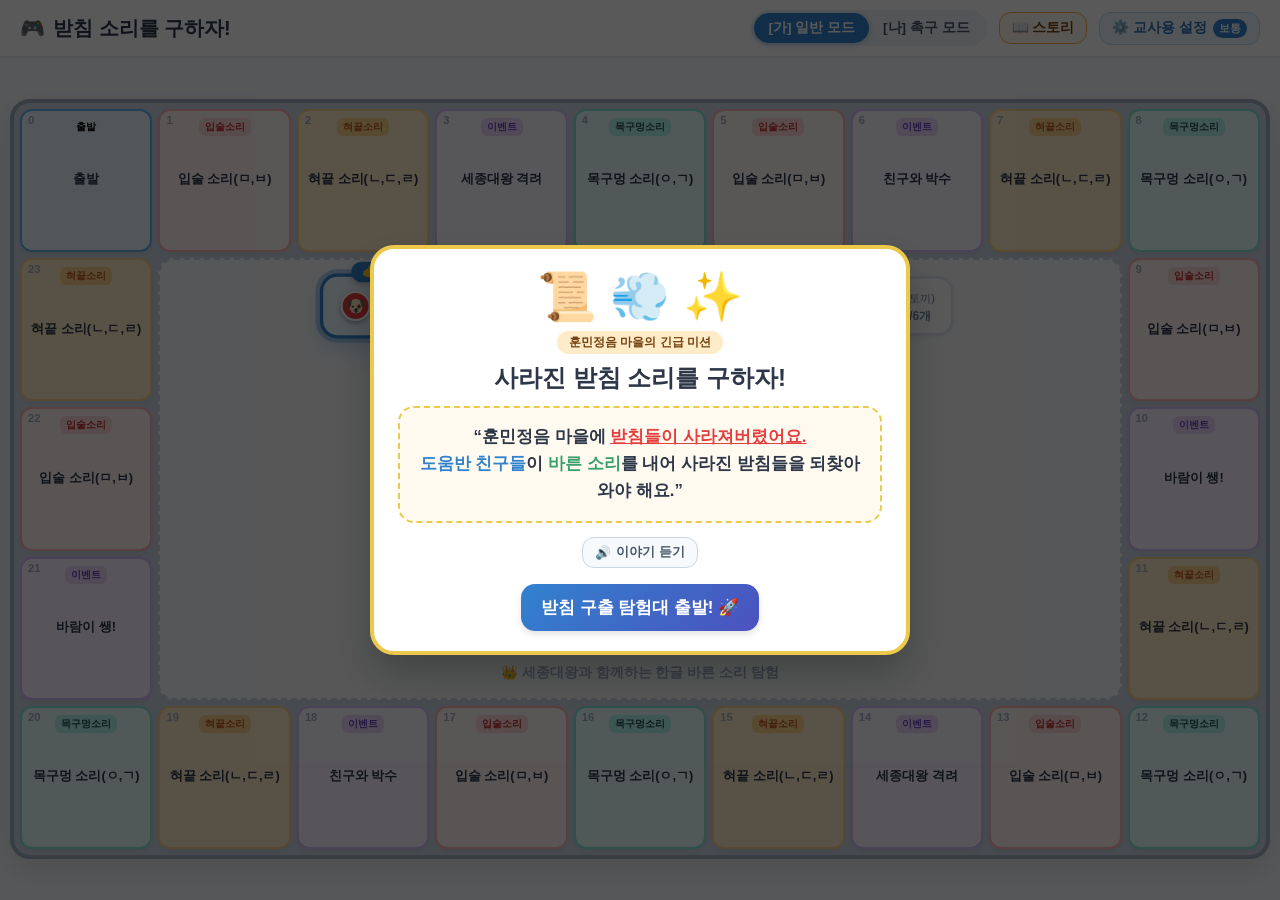
<file: public/받침게임.html>
<!DOCTYPE html>
<html lang="ko">
<head>
<meta charset="UTF-8">
<meta name="viewport" content="width=device-width, initial-scale=1.0">
<title>받침 소리를 구하자!</title>
<style>
  :root {
    --primary-color: #2b6cb0;
    --accent-color: #e53e3e;
    --bg-color: #f7fafc;
    --board-bg: #edf2f7;
    --tile-bg: #ffffff;
    --p1-color: #e53e3e;
    --p2-color: #3182ce;
    --p3-color: #38a169;
    --p4-color: #d69e2e;
  }

  * {
    box-sizing: border-box;
    user-select: none;
    margin: 0;
    padding: 0;
  }

  body {
    font-family: 'Pretendard', 'Apple SD Gothic Neo', 'Malgun Gothic', sans-serif;
    background-color: var(--bg-color);
    width: 100vw;
    height: 100vh;
    display: flex;
    flex-direction: column;
    overflow: hidden;
  }

  /* 상단 내비게이션 바 */
  header {
    height: 58px;
    background: #ffffff;
    border-bottom: 2px solid #e2e8f0;
    display: flex;
    align-items: center;
    justify-content: space-between;
    padding: 0 20px;
    z-index: 20;
  }

  .title-group h1 {
    font-size: 1.25rem;
    color: #2d3748;
    font-weight: 900;
    display: flex;
    align-items: center;
    gap: 8px;
  }

  .controls-group {
    display: flex;
    align-items: center;
    gap: 12px;
  }

  .mode-selector {
    display: flex;
    align-items: center;
    background: #edf2f7;
    border-radius: 20px;
    padding: 3px;
  }

  .mode-btn {
    border: none;
    background: transparent;
    padding: 6px 14px;
    font-size: 0.85rem;
    font-weight: 800;
    color: #4a5568;
    cursor: pointer;
    border-radius: 16px;
    transition: all 0.2s;
  }

  .mode-btn.active {
    background: #3182ce;
    color: #ffffff;
    box-shadow: 0 2px 6px rgba(49,130,206,0.3);
  }

  /* 교사용 설정 버튼 및 컨트롤 */
  .teacher-btn {
    display: flex;
    align-items: center;
    gap: 6px;
    background: #ebf8ff;
    border: 1.5px solid #bee3f8;
    color: #2b6cb0;
    padding: 6px 12px;
    border-radius: 12px;
    font-size: 0.85rem;
    font-weight: 800;
    cursor: pointer;
    transition: all 0.2s;
  }
  .teacher-btn:hover {
    background: #bee3f8;
  }

  /* 메인 컨테이너 */
  main {
    flex: 1;
    position: relative;
    padding: 10px;
    display: flex;
    justify-content: center;
    align-items: center;
  }

  /* 9x5 직사각형 게임판 */
  .board-container {
    width: 100%;
    max-width: 1360px;
    height: 100%;
    max-height: 760px;
    aspect-ratio: 16 / 9;
    display: grid;
    grid-template-columns: repeat(9, 1fr);
    grid-template-rows: repeat(5, 1fr);
    gap: 6px;
    background-color: #cbd5e0;
    border-radius: 20px;
    border: 4px solid #a0aec0;
    position: relative;
    padding: 6px;
    box-shadow: 0 10px 25px rgba(0,0,0,0.1);
  }

  /* 칸 스타일 */
  .tile {
    background: var(--tile-bg);
    border-radius: 12px;
    padding: 6px 4px;
    display: flex;
    flex-direction: column;
    justify-content: space-between;
    align-items: center;
    text-align: center;
    position: relative;
    border: 2px solid transparent;
    box-shadow: 0 2px 4px rgba(0,0,0,0.04);
  }

  .tile-index {
    position: absolute;
    top: 3px;
    left: 6px;
    font-size: 0.7rem;
    font-weight: 800;
    color: #a0aec0;
  }

  .tile-type-badge {
    font-size: 0.65rem;
    font-weight: 800;
    padding: 2px 6px;
    border-radius: 6px;
    margin-top: 1px;
  }

  .tile-label {
    font-size: 0.8rem;
    font-weight: 800;
    word-break: keep-all;
    line-height: 1.2;
    color: #2d3748;
  }

  /* 칸 종류별 테마 */
  .tile.start { background: #ebf8ff; border-color: #63b3ed; }
  .tile.lip { background: #fff5f5; border-color: #feb2b2; }
  .tile.lip .tile-type-badge { background: #fed7d7; color: #c53030; }
  .tile.tongue { background: #feebc8; border-color: #fbd38d; }
  .tile.tongue .tile-type-badge { background: #fbd38d; color: #c05621; }
  .tile.throat { background: #e6fffa; border-color: #81e6d9; }
  .tile.throat .tile-type-badge { background: #b2f5ea; color: #234e52; }
  .tile.event { background: #faf5ff; border-color: #d6bcfa; }
  .tile.event .tile-type-badge { background: #e9d8fd; color: #6b46c1; }

  /* 말 배치 영역 */
  .tile-players {
    display: flex;
    gap: 3px;
    align-items: center;
    justify-content: center;
    min-height: 22px;
    flex-wrap: wrap;
  }

  .token {
    width: 22px;
    height: 22px;
    border-radius: 50%;
    color: #ffffff;
    font-size: 0.7rem;
    font-weight: 900;
    display: flex;
    align-items: center;
    justify-content: center;
    box-shadow: 0 2px 4px rgba(0,0,0,0.3);
    border: 2px solid #ffffff;
    transition: transform 0.2s cubic-bezier(0.175, 0.885, 0.32, 1.275);
  }

  .token.p0 { background: var(--p1-color); }
  .token.p1 { background: var(--p2-color); }
  .token.p2 { background: var(--p3-color); }
  .token.p3 { background: var(--p4-color); }

  /* 중앙 스테이지 */
  .center-stage {
    grid-column: 2 / 9;
    grid-row: 2 / 5;
    background: #f8fafc;
    border-radius: 16px;
    display: flex;
    flex-direction: column;
    justify-content: space-between;
    align-items: center;
    padding: 16px;
    position: relative;
    border: 2px dashed #cbd5e0;
  }

  /* 플레이어 상태 바 */
  .player-status-bar {
    display: flex;
    gap: 12px;
    width: 100%;
    justify-content: center;
    flex-wrap: wrap;
  }

  .player-card {
    background: #ffffff;
    border: 3px solid #e2e8f0;
    border-radius: 16px;
    padding: 8px 16px;
    display: flex;
    align-items: center;
    gap: 10px;
    box-shadow: 0 2px 5px rgba(0,0,0,0.05);
    transition: all 0.3s cubic-bezier(0.175, 0.885, 0.32, 1.275);
    position: relative;
  }

  .player-card.active {
    border-color: #3182ce;
    transform: scale(1.08);
    box-shadow: 0 0 0 4px rgba(49, 130, 206, 0.35), 0 8px 20px rgba(49, 130, 206, 0.25);
    background: #ebf8ff;
    z-index: 5;
  }

  .turn-indicator-badge {
    position: absolute;
    top: -14px;
    left: 50%;
    transform: translateX(-50%);
    background: linear-gradient(135deg, #3182ce, #2b6cb0);
    color: #ffffff;
    font-size: 0.72rem;
    font-weight: 900;
    padding: 2px 10px;
    border-radius: 999px;
    white-space: nowrap;
    box-shadow: 0 2px 6px rgba(0,0,0,0.25);
    animation: bounceBadge 1.2s infinite ease-in-out;
  }

  @keyframes bounceBadge {
    0%, 100% { transform: translateX(-50%) translateY(0); }
    50% { transform: translateX(-50%) translateY(-4px); }
  }

  .player-info {
    display: flex;
    flex-direction: column;
  }

  .player-name {
    font-size: 0.95rem;
    font-weight: 800;
    color: #2d3748;
  }

  .player-score {
    font-size: 0.75rem;
    color: #718096;
    font-weight: 800;
  }

  /* 주사위 인터랙션 구역 */
  .dice-area {
    display: flex;
    flex-direction: column;
    align-items: center;
    gap: 8px;
  }

  .dice {
    width: 96px;
    height: 96px;
    min-width: 96px;
    min-height: 96px;
    background: #ffffff;
    border: 4px solid #2d3748;
    border-radius: 24px;
    display: flex;
    align-items: center;
    justify-content: center;
    cursor: pointer;
    box-shadow: 0 8px 16px rgba(0,0,0,0.12);
    transition: transform 0.15s, box-shadow 0.15s;
    padding: 10px;
    box-sizing: border-box;
    position: relative;
    touch-action: manipulation;
  }

  /* 주사위 굴릴 차례일 때 학생의 시선을 유도하는 부드러운 펄스 링 */
  .dice:not(.disabled) {
    animation: diceTurnPrompt 2s infinite ease-in-out;
  }

  @keyframes diceTurnPrompt {
    0%, 100% {
      box-shadow: 0 0 0 0 rgba(49, 130, 206, 0.5), 0 8px 16px rgba(0,0,0,0.12);
    }
    50% {
      box-shadow: 0 0 0 10px rgba(49, 130, 206, 0), 0 12px 24px rgba(49, 130, 206, 0.35);
    }
  }

  .dice.disabled {
    pointer-events: none;
    opacity: 0.55;
    cursor: not-allowed;
    transform: scale(0.96);
    animation: none;
  }

  .dice-pips-grid {
    width: 100%;
    height: 100%;
    display: grid;
    grid-template-columns: repeat(3, 1fr);
    grid-template-rows: repeat(3, 1fr);
    align-items: center;
    justify-items: center;
  }

  .pip-dot {
    width: 13px;
    height: 13px;
    background: #2d3748;
    border-radius: 50%;
    box-shadow: inset 0 1px 2px rgba(0,0,0,0.4);
  }

  .pip-dot.pip-red {
    width: 18px;
    height: 18px;
    background: #e53e3e;
    box-shadow: inset 0 2px 3px rgba(0,0,0,0.3);
  }

  .pip-dot.empty {
    visibility: hidden;
  }

  .dice:hover {
    transform: translateY(-2px);
    box-shadow: 0 10px 20px rgba(0,0,0,0.15);
  }

  .dice:active {
    transform: translateY(2px);
  }

  .dice.rolling {
    animation: diceRoll 0.5s infinite linear;
  }

  @keyframes diceRoll {
    0% { transform: rotate(0deg) scale(0.92); }
    50% { transform: rotate(180deg) scale(1.08); }
    100% { transform: rotate(360deg) scale(0.92); }
  }

  .action-guide-text {
    font-size: 1.15rem;
    font-weight: 800;
    color: #2d3748;
  }

  /* 모달 레이어 공통 */
  .modal-overlay {
    position: fixed;
    top: 0;
    left: 0;
    width: 100vw;
    height: 100vh;
    background: rgba(0, 0, 0, 0.65);
    display: flex;
    justify-content: center;
    align-items: center;
    z-index: 100;
  }

  .modal-card {
    background: #ffffff;
    border-radius: 24px;
    padding: 20px 24px;
    width: 90%;
    max-width: 600px;
    max-height: 92vh;
    overflow-y: auto;
    box-shadow: 0 20px 40px rgba(0,0,0,0.25);
    display: flex;
    flex-direction: column;
    align-items: center;
    text-align: center;
    animation: popIn 0.25s cubic-bezier(0.175, 0.885, 0.32, 1.275);
    position: relative;
    box-sizing: border-box;
  }

  @keyframes popIn {
    from { transform: scale(0.85); opacity: 0; }
    to { transform: scale(1); opacity: 1; }
  }

  /* 순서 정하기 화면 */
  .order-list {
    display: flex;
    flex-direction: column;
    gap: 10px;
    width: 100%;
    margin: 18px 0;
  }

  .order-item {
    background: #edf2f7;
    padding: 10px 18px;
    border-radius: 12px;
    display: flex;
    justify-content: space-between;
    align-items: center;
    font-weight: 800;
    font-size: 0.95rem;
  }

  /* 미션 팝업 스타일 */
  .mission-header {
    width: 100%;
    display: flex;
    justify-content: space-between;
    align-items: center;
    border-bottom: 2px solid #edf2f7;
    padding-bottom: 12px;
    margin-bottom: 12px;
  }

  .mission-category {
    font-size: 1rem;
    font-weight: 900;
    color: #3182ce;
  }

  .hint-btn-group {
    display: flex;
    align-items: center;
    gap: 8px;
  }

  .btn-hint-tool {
    display: inline-flex;
    align-items: center;
    gap: 5px;
    padding: 6px 12px;
    border-radius: 12px;
    font-size: 0.8rem;
    font-weight: 800;
    border: 1px solid #cbd5e0;
    background: #f7fafc;
    color: #4a5568;
    cursor: pointer;
    transition: all 0.2s;
  }

  .btn-hint-tool:hover {
    background: #edf2f7;
  }

  .btn-hint-tool.active {
    background: #fefcbf;
    border-color: #ecc94b;
    color: #744210;
  }

  .articulation-hint-card {
    width: 100%;
    background: #fffaf0;
    border: 2px solid #feebc8;
    border-radius: 12px;
    padding: 8px 14px;
    font-size: 0.85rem;
    font-weight: 800;
    color: #9c4221;
    text-align: center;
    margin-bottom: 8px;
    display: none;
    align-items: center;
    justify-content: center;
    gap: 6px;
  }

  .mission-body {
    display: flex;
    align-items: center;
    justify-content: center;
    gap: 20px;
    margin: 10px 0;
    width: 100%;
  }

  .mission-image-box {
    width: 100px;
    height: 100px;
    background: #edf2f7;
    border-radius: 16px;
    display: flex;
    align-items: center;
    justify-content: center;
    border: 2px solid #cbd5e0;
    padding: 6px;
  }

  .mission-image-box svg {
    width: 76px;
    height: 76px;
  }

  .mission-word-box {
    display: flex;
    align-items: center;
    gap: 8px;
    font-size: 3.2rem;
    font-weight: 900;
    color: #2d3748;
  }

  /* 목표 받침 블록 기본 */
  .target-block {
    display: inline-flex;
    flex-direction: column;
    align-items: center;
    justify-content: center;
    width: 86px;
    height: 100px;
    border: 3px dashed #cbd5e0;
    border-radius: 16px;
    background: #f8fafc;
    position: relative;
    transition: all 0.3s;
  }

  .target-block .onset-vowel {
    line-height: 1;
    margin-top: 4px;
  }

  .target-block .final-slot {
    font-size: 2rem;
    color: #3182ce;
    min-height: 38px;
    display: flex;
    align-items: center;
    justify-content: center;
    font-weight: 900;
  }

  .target-block.merged {
    border: 4px solid #3182ce !important;
    background: #ebf8ff !important;
    transform: scale(1.05);
    box-shadow: 0 4px 12px rgba(49, 130, 206, 0.25);
  }

  /* ✨ [나] 촉구 모드: 눈부심(Flicker) 없는 온화한 골드 앰버 브리딩 펄스 */
  .target-block.prompt-dashed-blink {
    animation: softAmberBreathe 1.8s ease-in-out infinite alternate;
  }

  @keyframes softAmberBreathe {
    0% {
      border-color: #d69e2e;
      background-color: #fffaf0;
      box-shadow: 0 0 0 3px rgba(214, 158, 46, 0.25);
      transform: scale(1);
    }
    100% {
      border-color: #ed8936;
      background-color: #feebc8;
      box-shadow: 0 0 0 6px rgba(237, 137, 54, 0.4), 0 4px 12px rgba(237, 137, 54, 0.25);
      transform: scale(1.04);
    }
  }

  /* 받침 선택지 영역 (최소 48px 초과하는 68px 타깃 크기 및 14px 간격으로 오터치 방지) */
  .options-container {
    display: flex;
    gap: 14px;
    margin-top: 14px;
    flex-wrap: wrap;
    justify-content: center;
    min-height: 72px;
  }

  .choice-btn {
    width: 68px;
    height: 68px;
    min-width: 68px;
    min-height: 68px;
    border-radius: 18px;
    background: #f8fafc;
    border: 3px solid #cbd5e0;
    font-size: 2.1rem;
    font-weight: 900;
    color: #2d3748;
    cursor: pointer;
    transition: transform 0.15s, background-color 0.15s, border-color 0.15s, box-shadow 0.15s;
    box-shadow: 0 4px 8px rgba(0,0,0,0.06);
    display: flex;
    align-items: center;
    justify-content: center;
    touch-action: manipulation;
  }

  .choice-btn:hover {
    transform: translateY(-2px);
    border-color: #3182ce;
  }

  .choice-btn:active {
    transform: scale(0.92);
    background-color: #e2e8f0;
  }

  /* 촉구 모드 정답 선택지: 자극적이지 않고 명확한 안내 골드 글로우 */
  .choice-btn.prompt-glow {
    animation: gentleChoiceGlow 1.6s alternate infinite ease-in-out;
    border-color: #d69e2e !important;
    background-color: #fffaf0 !important;
    color: #b7791f !important;
    position: relative;
  }

  @keyframes gentleChoiceGlow {
    0% {
      box-shadow: 0 0 0 2px rgba(214, 158, 46, 0.3), 0 4px 6px rgba(0,0,0,0.05);
      transform: scale(1);
    }
    100% {
      box-shadow: 0 0 0 6px rgba(214, 158, 46, 0.5), 0 6px 14px rgba(214, 158, 46, 0.3);
      transform: scale(1.06);
    }
  }

  /* 오답 시 부드러운 흔들림 (시각적 오류 안내) */
  .wobble-soft {
    animation: wobbleSoft 0.45s ease-in-out;
  }
  @keyframes wobbleSoft {
    0%, 100% { transform: translateX(0); }
    25% { transform: translateX(-5px); }
    75% { transform: translateX(5px); }
  }

  .feedback-text {
    height: 32px;
    font-size: 1.15rem;
    font-weight: 800;
    margin-top: 8px;
    display: flex;
    align-items: center;
    justify-content: center;
  }

  .btn-action {
    background: #3182ce;
    color: #ffffff;
    font-size: 1.1rem;
    font-weight: 800;
    padding: 12px 32px;
    border-radius: 14px;
    border: none;
    cursor: pointer;
    box-shadow: 0 4px 6px rgba(0,0,0,0.1);
    transition: all 0.2s;
  }

  .btn-action:hover {
    background: #2b6cb0;
  }

  /* 다 함께 외쳐요! 합창 무대 스타일 */
  .chant-banner {
    width: 100%;
    background: linear-gradient(135deg, #f6ad55, #ed8936, #f56565);
    color: #ffffff;
    border-radius: 16px;
    padding: 10px 14px;
    text-align: center;
    margin-bottom: 12px;
    box-shadow: 0 4px 10px rgba(237,137,54,0.3);
  }
  .chant-banner h2 {
    font-size: 1.6rem;
    font-weight: 900;
    margin: 0;
  }
  .chant-syllables-box {
    display: flex;
    justify-content: center;
    align-items: center;
    gap: 12px;
    margin: 12px 0;
  }
  .chant-syllable-card {
    position: relative;
    width: 80px;
    height: 95px;
    background: #ffffff;
    border: 3px solid #fbd38d;
    border-radius: 18px;
    display: flex;
    flex-direction: column;
    align-items: center;
    justify-content: center;
    font-size: 2.4rem;
    font-weight: 900;
    color: #2d3748;
    box-shadow: 0 3px 6px rgba(0,0,0,0.08);
    transition: all 0.2s;
  }
  .chant-syllable-card.active {
    background: #ecc94b;
    color: #ffffff;
    border-color: #d69e2e;
    transform: scale(1.15) translateY(-4px);
    box-shadow: 0 8px 18px rgba(214,158,46,0.5);
  }
  .chant-syllable-card.all-active {
    background: #38a169;
    color: #ffffff;
    border-color: #2f855a;
    transform: scale(1.05);
  }
  .chant-clap-badge {
    position: absolute;
    top: -12px;
    background: #e53e3e;
    color: #ffffff;
    font-size: 0.75rem;
    font-weight: 900;
    padding: 2px 8px;
    border-radius: 999px;
    box-shadow: 0 2px 5px rgba(0,0,0,0.2);
  }
  .chant-players-box {
    width: 100%;
    background: #f7fafc;
    border: 2px solid #e2e8f0;
    border-radius: 16px;
    padding: 10px;
    margin: 8px 0;
  }
  .chant-player-item {
    display: flex;
    flex-direction: column;
    align-items: center;
    background: #ffffff;
    border: 2px solid #edf2f7;
    border-radius: 12px;
    padding: 6px;
  }
  .chant-player-item.turn-player {
    background: #fefcbf;
    border-color: #ecc94b;
  }
  .clapping-hands {
    font-size: 1.5rem;
    animation: clapBounce 0.4s infinite alternate ease-in-out;
  }
  @keyframes clapBounce {
    0% { transform: scale(1) translateY(0); }
    100% { transform: scale(1.25) translateY(-4px); }
  }

  /* 교사용 설정 모달 */
  .setting-row {
    width: 100%;
    margin-bottom: 16px;
    text-align: left;
  }

  .setting-row label {
    font-size: 0.9rem;
    font-weight: 800;
    color: #2d3748;
    display: block;
    margin-bottom: 8px;
  }

  .speed-selector-group {
    display: grid;
    grid-template-columns: repeat(3, 1fr);
    gap: 8px;
  }

  .speed-opt-btn {
    border: 2px solid #e2e8f0;
    background: #f7fafc;
    padding: 10px 8px;
    border-radius: 12px;
    font-size: 0.85rem;
    font-weight: 800;
    color: #4a5568;
    cursor: pointer;
    display: flex;
    flex-direction: column;
    align-items: center;
    gap: 4px;
    transition: all 0.2s;
  }

  .speed-opt-btn.active {
    border-color: #3182ce;
    background: #ebf8ff;
    color: #2b6cb0;
    box-shadow: 0 2px 6px rgba(49,130,206,0.2);
  }

  .event-desc {
    font-size: 1.3rem;
    font-weight: 800;
    color: #2d3748;
    margin: 20px 0;
  }

  #confetti-canvas {
    position: fixed;
    top: 0;
    left: 0;
    width: 100vw;
    height: 100vh;
    pointer-events: none;
    z-index: 1000;
  }
</style>
</head>
<body>

<header>
  <div class="title-group">
    <h1><span>🎮</span> 받침 소리를 구하자!</h1>
  </div>
  <div class="controls-group">
    <div class="mode-selector">
      <button class="mode-btn active" id="btn-mode-a" onclick="setMode('A')">[가] 일반 모드</button>
      <button class="mode-btn" id="btn-mode-b" onclick="setMode('B')">[나] 촉구 모드</button>
    </div>
    <!-- 오프닝 스토리 버튼 -->
    <button class="teacher-btn" onclick="openStoryModal()" style="background:#fffaf0; border-color:#f6ad55; color:#744210;">
      <span>📖 스토리</span>
    </button>
    <!-- 선생님 간이 설정 버튼 -->
    <button class="teacher-btn" onclick="openTeacherModal()">
      <span>⚙️ 교사용 설정</span>
      <span id="header-speed-badge" style="background:#3182ce; color:#fff; font-size:0.7rem; padding:2px 6px; border-radius:10px;">보통</span>
    </button>
  </div>
</header>

<main>
  <div class="board-container" id="board"></div>
</main>

<!-- 📜 훈민정음 마을 스토리 오프닝 컷 모달 -->
<div class="modal-overlay" id="story-intro-modal" style="display: flex;">
  <div class="modal-card" style="max-width: 540px; border: 4px solid #ecc94b; background: #ffffff;">
    <div style="font-size: 3rem; margin-bottom: 6px;">📜 💨 ✨</div>
    <span style="display:inline-block; padding:3px 12px; background:#feebc8; color:#744210; font-size:0.75rem; font-weight:900; border-radius:999px; margin-bottom:8px;">
      훈민정음 마을의 긴급 미션
    </span>
    <h2 style="font-size: 1.5rem; font-weight: 900; color: #2d3748; margin-bottom: 12px;">
      사라진 받침 소리를 구하자!
    </h2>
    <div style="background:#fffaf0; border:2px dashed #ecc94b; border-radius:16px; padding:16px; margin-bottom:14px; font-size:1.05rem; font-weight:800; color:#2d3748; line-height:1.6;">
      &ldquo;훈민정음 마을에 <strong style="color:#e53e3e; text-decoration: underline;">받침들이 사라져버렸어요.</strong><br/>
      <strong style="color:#3182ce;">도움반 친구들</strong>이 <strong style="color:#38a169;">바른 소리</strong>를 내어 사라진 받침들을 되찾아와야 해요.&rdquo;
    </div>
    <div style="display:flex; justify-content:center; gap:8px; margin-bottom:16px;">
      <button class="btn-hint-tool" onclick="speakStoryPrologue()">
        <span>🔊</span> 이야기 듣기
      </button>
    </div>
    <button class="btn-action" style="background: linear-gradient(135deg, #3182ce, #4c51bf); font-size: 1.05rem; padding: 12px 20px;" onclick="closeStoryAndOpenOrder()">
      받침 구출 탐험대 출발! 🚀
    </button>
  </div>
</div>

<!-- 교사용 설정 모달 -->
<div class="modal-overlay" id="teacher-modal" style="display: none;">
  <div class="modal-card">
    <div style="width: 100%; display: flex; justify-content: space-between; align-items: center; border-bottom: 2px solid #edf2f7; padding-bottom: 10px; margin-bottom: 16px;">
      <h2 style="font-size: 1.3rem; font-weight: 900; color: #2d3748;">⚙️ 교사용 간이 설정</h2>
      <button onclick="closeTeacherModal()" style="border:none; background:none; font-size:1.5rem; color:#a0aec0; cursor:pointer;">&times;</button>
    </div>

    <!-- 주사위 이동 속도 (학생 반응 시간 고려) -->
    <div class="setting-row">
      <label>⏱️ 주사위 이동 속도 (학생 반응 시간 조절)</label>
      <div class="speed-selector-group">
        <button class="speed-opt-btn" id="speed-slow" onclick="setMoveSpeed('slow')">
          <span style="font-size: 1.3rem;">🐢</span>
          <span>느림</span>
          <span style="font-size: 0.7rem; color: #718096;">반응 배려 (650ms)</span>
        </button>
        <button class="speed-opt-btn active" id="speed-normal" onclick="setMoveSpeed('normal')">
          <span style="font-size: 1.3rem;">🚶</span>
          <span>보통</span>
          <span style="font-size: 0.7rem; color: #718096;">표준 권장 (320ms)</span>
        </button>
        <button class="speed-opt-btn" id="speed-fast" onclick="setMoveSpeed('fast')">
          <span style="font-size: 1.3rem;">🐇</span>
          <span>빠름</span>
          <span style="font-size: 0.7rem; color: #718096;">빠른 진행 (140ms)</span>
        </button>
      </div>
    </div>

    <div class="setting-row" style="display:flex; justify-content:space-between; align-items:center; background:#f7fafc; padding:10px 14px; border-radius:12px; border:1px solid #e2e8f0;">
      <div>
        <div style="font-size:0.9rem; font-weight:800; color:#2d3748;">🔊 음성 및 효과음</div>
        <div style="font-size:0.75rem; color:#718096;">Web Speech 안내 낭독</div>
      </div>
      <button id="btn-toggle-sound" onclick="toggleSound()" class="teacher-btn">소리 켜짐</button>
    </div>

    <div style="margin-top: 10px; width: 100%; display: flex; gap: 10px;">
      <button class="btn-action" style="flex:1;" onclick="closeTeacherModal()">확인 및 닫기</button>
    </div>
  </div>
</div>

<!-- 순서 및 동물 캐릭터 뽑기 모달 -->
<div class="modal-overlay" id="order-modal" style="display: none;">
  <div class="modal-card" style="max-width: 580px;">
    <h2 style="font-size: 1.4rem; font-weight: 900; margin-bottom: 4px; color: #2d3748;">🐾 캐릭터 선택 & 순서 뽑기</h2>
    <p style="color: #718096; font-size: 0.85rem; font-weight:700; margin-bottom: 12px;">원하는 동물 캐릭터를 터치하여 고른 후 순서를 결정해요!</p>
    <div class="order-list" id="order-list-view" style="max-height: 380px; overflow-y: auto; padding: 4px;"></div>
    <div style="display:flex; gap:10px; width:100%; margin-top: 12px;">
      <button class="btn-action" style="background:#718096; flex:1;" onclick="shuffleOrder()">다시 섞기 🎲</button>
      <button class="btn-action" style="background:#38a169; flex:2;" onclick="confirmOrderAndStart()">선택 완료 & 출발! 🚀</button>
    </div>
  </div>
</div>

<!-- 도착 확인 팝업 (문제를 확인해볼까요?) -->
<div class="modal-overlay" id="arrival-prompt-modal" style="display: none;">
  <div class="modal-card" style="max-width: 440px; text-align: center; border: 4px solid #cbd5e1;">
    <div id="arrival-player-tag" style="display: inline-flex; align-items: center; gap: 8px; padding: 6px 14px; border-radius: 999px; background: #f1f5f9; border: 1px solid #e2e8f0; margin-bottom: 12px; font-weight: 900; font-size: 0.95rem; color: #1e293b;">
      <span id="arrival-player-avatar">🐶</span>
      <span id="arrival-player-name">선아</span> 학생 차례
      <span style="font-size: 0.75rem; background: #dbeafe; color: #1d4ed8; padding: 2px 8px; border-radius: 999px;">도착!</span>
    </div>

    <div id="arrival-category-icon" style="width: 80px; height: 80px; margin: 0 auto 12px; border-radius: 24px; display: flex; align-items: center; justify-content: center; font-size: 2.5rem; background: #fff1f2; border: 2px solid #fecdd3;">
      👄
    </div>

    <h2 id="arrival-tile-title" style="font-size: 1.5rem; font-weight: 900; color: #1e293b; margin-bottom: 4px;">
      입술 소리 칸
    </h2>
    <p id="arrival-tile-sub" style="font-size: 0.8rem; font-weight: 700; color: #64748b; margin-bottom: 16px;">
      두 입술이 꼭 닿았다 떨어지는 소리 (ㅁ, ㅂ)
    </p>

    <div id="arrival-card-box" style="padding: 14px; border-radius: 16px; background: #f8fafc; border: 1px solid #e2e8f0; margin-bottom: 20px;">
      <p style="font-size: 1.05rem; font-weight: 900; color: #1e293b;">어떤 받침 소리가 숨어 있을까요? 🤔</p>
      <p style="font-size: 0.8rem; font-weight: 600; color: #475569; margin-top: 4px;">준비가 되면 아래 버튼을 눌러 문제를 확인해 보세요!</p>
    </div>

    <div style="display: flex; flex-direction: column; gap: 10px; width: 100%;">
      <button class="btn-action" id="btn-start-arrival-mission" style="background: #2563eb; padding: 14px; font-size: 1.15rem; font-weight: 900;" onclick="confirmArrivalAndStartMission()">
        문제를 확인해 볼까요? 🚀
      </button>
      <button type="button" style="padding: 8px 12px; border-radius: 10px; background: #f1f5f9; border: none; color: #475569; font-size: 0.8rem; font-weight: 700; cursor: pointer;" onclick="speakArrivalPrompt()">
        🔊 음성 안내 다시 듣기
      </button>
    </div>
  </div>
</div>

<!-- 받침 구출 미션 팝업 -->
<div class="modal-overlay" id="mission-modal" style="display: none;">
  <div class="modal-card">
    <div class="mission-header">
      <span class="mission-category" id="mission-type-title">입술 소리 칸</span>
      <div class="hint-btn-group">
        <button class="btn-hint-tool" id="btn-hint-listen" onclick="listenMissionHint()" title="힌트 듣기">
          <span>🔊</span> 힌트 듣기
        </button>
        <button class="btn-hint-tool" id="btn-hint-view" onclick="toggleMissionHintView()" title="힌트 보기">
          <span>💡</span> <span id="hint-view-text">힌트 보기</span>
        </button>
      </div>
    </div>
    <div class="articulation-hint-card" id="articulation-hint-card">
      <span id="hint-icon">👄</span>
      <span id="hint-desc">두 입술을 꼭 닫으며 소리 내요</span>
    </div>
    <div class="mission-body">
      <div class="mission-image-box" id="mission-img-box"></div>
      <div class="mission-word-box">
        <span id="prefix-text"></span>
        <div class="target-block" id="target-block">
          <span class="onset-vowel" id="target-char">바</span>
          <span class="final-slot" id="final-slot">?</span>
        </div>
        <span id="suffix-text"></span>
      </div>
    </div>
    <div class="feedback-text" id="feedback-text"></div>
    <div class="options-container" id="choices-box"></div>
  </div>
</div>

<!-- 📢 다 함께 외쳐요! 합창 무대 모달 -->
<div class="modal-overlay" id="chant-modal" style="display: none;">
  <div class="modal-card" style="max-width: 580px; border: 4px solid #f6ad55;">
    <div class="chant-banner">
      <div style="display:flex; align-items:center; justify-content:center; gap:8px;">
        <span style="font-size:1.8rem;">📢</span>
        <h2>다 함께 외쳐요!</h2>
        <span style="font-size:1.8rem;">👏</span>
      </div>
      <p style="font-size:0.85rem; font-weight:800; margin-top:4px; opacity:0.95;">
        손뼉을 짝! 짝! 치며 다 함께 큰 소리로 외쳐봐요!
      </p>
    </div>

    <!-- 완성된 낱말 음절 박스 -->
    <div style="width:100%; background:#fffaf0; border:2px solid #feebc8; border-radius:20px; padding:12px; margin:4px 0;">
      <div id="chant-syllables-container" class="chant-syllables-box"></div>
      <div id="chant-status-msg" style="text-align:center; font-size:0.95rem; font-weight:800; color:#c05621; min-height:24px;">
        박자에 맞춰 글자를 힘차게 읽어요!
      </div>
    </div>

    <!-- 4명의 학생 합창단 -->
    <div class="chant-players-box">
      <div style="font-size:0.75rem; font-weight:800; color:#718096; margin-bottom:6px;">
        👥 우리 반 친구들 모두 다 함께 손뼉을 쳐요!
      </div>
      <div id="chant-players-grid" style="display:grid; grid-template-columns:repeat(4, 1fr); gap:8px;"></div>
    </div>

    <div style="display:flex; gap:10px; width:100%; margin-top:10px;">
      <button class="btn-action" style="background:#edf2f7; color:#4a5568; flex:1; font-size:0.9rem;" onclick="replayChant()">
        다시 외치기 🔊
      </button>
      <button class="btn-action" style="background:#38a169; flex:2; font-size:1rem;" onclick="finishChant()">
        받침 1개 구출 완료! 🌟
      </button>
    </div>
  </div>
</div>

<!-- 이벤트 카드 모달 -->
<div class="modal-overlay" id="event-modal" style="display: none;">
  <div class="modal-card">
    <h2 style="font-size: 1.4rem; font-weight: 900; color: #6b46c1; margin-bottom: 8px;">✨ 이벤트 발생!</h2>
    <div class="event-desc" id="event-desc-text"></div>
    <button class="btn-action" style="background:#6b46c1;" onclick="closeEventModal()">확인</button>
  </div>
</div>

<!-- 최종 승리 모달 -->
<div class="modal-overlay" id="victory-modal" style="display: none;">
  <div class="modal-card">
    <h2 style="font-size: 2.2rem; font-weight: 900; color: #e53e3e; margin-bottom: 10px;">🏆 축하합니다!</h2>
    <p class="event-desc" id="victory-text">선아 학생이 받침 6개를 모두 구출했습니다!</p>
    <button class="btn-action" onclick="restartGame()">게임 다시 하기</button>
  </div>
</div>

<canvas id="confetti-canvas"></canvas>

<script>
  /* Web Audio Synthesizer (태블릿 iOS Safari & 안드로이드 자동재생 정책 대응) */
  let audioCtx = null;
  let soundEnabled = true;

  function getAudioContext() {
    if (!audioCtx) {
      const AudioContextClass = window.AudioContext || window.webkitAudioContext;
      if (AudioContextClass) {
        audioCtx = new AudioContextClass();
      }
    }
    if (audioCtx && audioCtx.state === 'suspended') {
      audioCtx.resume();
    }
    return audioCtx;
  }

  // 첫 사용자 터치/클릭 시 오디오 및 음성 엔진 안전 언락
  function unlockAudioEngine() {
    try {
      const ctx = getAudioContext();
      if (ctx) {
        const buffer = ctx.createBuffer(1, 1, 22050);
        const source = ctx.createBufferSource();
        source.buffer = buffer;
        source.connect(ctx.destination);
        source.start(0);
      }
    } catch (e) {}

    if ('speechSynthesis' in window) {
      try {
        window.speechSynthesis.resume();
        const silentUtterance = new SpeechSynthesisUtterance('');
        window.speechSynthesis.speak(silentUtterance);
      } catch (e) {}
    }
  }
  document.addEventListener('pointerdown', unlockAudioEngine, { once: true });
  document.addEventListener('touchstart', unlockAudioEngine, { once: true });

  function playSound(type) {
    if (!soundEnabled) return;
    const ctx = getAudioContext();
    if (!ctx) return;

    const osc = ctx.createOscillator();
    const gain = ctx.createGain();
    osc.connect(gain);
    gain.connect(ctx.destination);

    const now = ctx.currentTime;
    if (type === 'roll') {
      osc.type = 'triangle';
      osc.frequency.setValueAtTime(320, now);
      osc.frequency.exponentialRampToValueAtTime(140, now + 0.12);
      gain.gain.setValueAtTime(0.2, now);
      gain.gain.linearRampToValueAtTime(0.01, now + 0.12);
      osc.start(now);
      osc.stop(now + 0.12);
    } else if (type === 'step') {
      osc.type = 'sine';
      osc.frequency.setValueAtTime(460, now);
      gain.gain.setValueAtTime(0.18, now);
      gain.gain.linearRampToValueAtTime(0.01, now + 0.08);
      osc.start(now);
      osc.stop(now + 0.08);
    } else if (type === 'correct') {
      const notes = [523.25, 659.25, 783.99, 1046.5];
      notes.forEach((freq, idx) => {
        const o = ctx.createOscillator();
        const g = ctx.createGain();
        o.connect(g);
        g.connect(ctx.destination);
        o.type = 'sine';
        o.frequency.setValueAtTime(freq, now + idx * 0.08);
        g.gain.setValueAtTime(0.2, now + idx * 0.08);
        g.gain.linearRampToValueAtTime(0.001, now + idx * 0.08 + 0.25);
        o.start(now + idx * 0.08);
        o.stop(now + idx * 0.08 + 0.25);
      });
    } else if (type === 'wrong') {
      // 🎶 특수교육 접근성: 거친 톱니파 부저 대신, 호기심과 재도전을 북돋우는 온화한 실로폰/마림바 2음
      const gentleNotes = [349.23, 329.63]; // F4 -> E4
      gentleNotes.forEach((freq, idx) => {
        const o = ctx.createOscillator();
        const g = ctx.createGain();
        o.connect(g);
        g.connect(ctx.destination);
        o.type = 'triangle';
        o.frequency.setValueAtTime(freq, now + idx * 0.1);
        g.gain.setValueAtTime(0.16, now + idx * 0.1);
        g.gain.exponentialRampToValueAtTime(0.001, now + idx * 0.1 + 0.18);
        o.start(now + idx * 0.1);
        o.stop(now + idx * 0.1 + 0.18);
      });
    } else if (type === 'clap') {
      const bufferSize = Math.floor(ctx.sampleRate * 0.12);
      const buffer = ctx.createBuffer(1, bufferSize, ctx.sampleRate);
      const data = buffer.getChannelData(0);
      for (let i = 0; i < bufferSize; i++) {
        data[i] = (Math.random() * 2 - 1) * Math.exp(-i / (bufferSize * 0.25));
      }
      const noise = ctx.createBufferSource();
      noise.buffer = buffer;
      const filter = ctx.createBiquadFilter();
      filter.type = 'bandpass';
      filter.frequency.setValueAtTime(1100, now);
      filter.Q.setValueAtTime(2.0, now);
      const clapGain = ctx.createGain();
      clapGain.gain.setValueAtTime(0.4, now);
      clapGain.gain.exponentialRampToValueAtTime(0.005, now + 0.12);
      noise.connect(filter);
      filter.connect(clapGain);
      clapGain.connect(ctx.destination);
      noise.start(now);
      noise.stop(now + 0.12);
    }
  }

  function speakWord(text) {
    if (!soundEnabled) return;
    if ('speechSynthesis' in window) {
      try {
        if (window.speechSynthesis.paused) {
          window.speechSynthesis.resume();
        }
        window.speechSynthesis.cancel();
        const utterance = new SpeechSynthesisUtterance(text);
        utterance.lang = 'ko-KR';
        if (naturalVoice) {
          utterance.voice = naturalVoice;
        } else {
          const voices = window.speechSynthesis.getVoices();
          const koVoice = voices.find(v => v.lang === 'ko-KR' || v.lang.startsWith('ko'));
          if (koVoice) utterance.voice = koVoice;
        }
        utterance.rate = 0.92;
        utterance.pitch = 1.02;
        window.speechSynthesis.speak(utterance);
      } catch (err) {
        console.warn('SpeechSynthesis error:', err);
      }
    }
  }

  function toggleSound() {
    soundEnabled = !soundEnabled;
    const btn = document.getElementById('btn-toggle-sound');
    btn.textContent = soundEnabled ? '소리 켜짐' : '소리 꺼짐';
    btn.style.color = soundEnabled ? '#2b6cb0' : '#e53e3e';
  }

  /* 24개 조음 위치별 단어 데이터베이스 (입술 8개, 혀끝 8개, 목구멍 8개) */
  const REPRESENTATIVE_FINALS = ['ㄱ', 'ㄴ', 'ㄷ', 'ㄹ', 'ㅁ', 'ㅂ', 'ㅇ'];

  const VOCAB_DATABASE = {
    lip: [
      { prefix: '', targetOnset: '고', final: 'ㅁ', word: '곰', icon: 'bear', hint: "두 입술을 '음~' 하고 꼭 다물며 코로 [ㅁ] 소리를 내요" },
      { prefix: '', targetOnset: '바', final: 'ㅂ', word: '밥', icon: 'rice', hint: "두 입술을 '읍!' 하고 딱 다물어 공기를 멈추며 [ㅂ] 소리를 내요" },
      { prefix: '구', targetOnset: '르', final: 'ㅁ', word: '구름', icon: 'cloud', hint: "두 입술을 부드럽게 붙여 코로 '음~' [ㅁ] 소리를 울려요" },
      { prefix: '', targetOnset: '기', final: 'ㅁ', word: '김', icon: 'gim', hint: "두 입술을 맞대고 입술소리 [ㅁ]으로 닫아보세요" },
      { prefix: '', targetOnset: '바', final: 'ㅁ', word: '밤', icon: 'chestnut', hint: "토실토실 알밤! 두 입술을 꼭 닫는 [ㅁ] 소리예요" },
      { prefix: '', targetOnset: '커', final: 'ㅂ', word: '컵', icon: 'cup', hint: "두 입술을 '읍!' 하고 딱 맞물려 소리를 닫는 [ㅂ] 받침이에요" },
      { prefix: '', targetOnset: '이', final: 'ㅂ', word: '입', icon: 'lips', hint: "말을 하는 입! 두 입술을 착 붙여 공기를 막는 [ㅂ] 받침이에요" },
      { prefix: '', targetOnset: '보', final: 'ㅁ', word: '봄', icon: 'flower', hint: "꽃피는 봄! 두 입술을 포근하게 붙여 코로 내는 [ㅁ] 소리예요" }
    ],
    tongue: [
      { prefix: '', targetOnset: '누', final: 'ㄴ', word: '눈', icon: 'snow', hint: "혀끝을 윗니 뒤 잇몸에 착 붙이고 코로 '은~' [ㄴ] 소리를 내요" },
      { prefix: '', targetOnset: '다', final: 'ㄹ', word: '달', icon: 'moon', hint: "혀끝을 윗잇몸 천장에 가볍게 올려 닿으며 [ㄹ] 소리를 내요" },
      { prefix: '', targetOnset: '수', final: 'ㄷ', suffix: '가락', word: '숟가락', icon: 'spoon', hint: "혀끝을 윗니 뒤 잇몸에 '읃!' 하고 꼭 붙여 소리를 멈추는 [ㄷ] 받침이에요" },
      { prefix: '', targetOnset: '소', final: 'ㄴ', word: '손', icon: 'hand', hint: "혀끝을 윗니 뒤 잇몸에 닿고 콧소리로 [ㄴ] 소리를 내요" },
      { prefix: '', targetOnset: '무', final: 'ㄹ', word: '물', icon: 'water', hint: "혀끝을 입천장 윗잇몸 쪽으로 살포시 들어 올리는 [ㄹ] 받침이에요" },
      { prefix: '', targetOnset: '사', final: 'ㄴ', word: '산', icon: 'mountain', hint: "혀끝을 윗잇몸에 넓게 착 붙이며 [ㄴ] 소리로 닫아보세요" },
      { prefix: '', targetOnset: '벼', final: 'ㄹ', word: '별', icon: 'star', hint: "혀끝을 윗니 뒤 천장에 부드럽게 올려 붙이는 [ㄹ] 소리예요" },
      { prefix: '', targetOnset: '도', final: 'ㄷ', suffix: '보기', word: '돋보기', icon: 'magnifier', hint: "혀끝으로 윗잇몸을 딱 막아 소리를 탁 끊어주는 [ㄷ] 받침이에요" }
    ],
    throat: [
      { prefix: '', targetOnset: '고', final: 'ㅇ', word: '공', icon: 'ball', hint: "혀 뒤쪽을 목구멍 쪽으로 들고 코로 '응~' 소리를 울려요" },
      { prefix: '수', targetOnset: '바', final: 'ㄱ', word: '수박', icon: 'watermelon', hint: "혀 뒤쪽으로 목구멍 안쪽을 '윽!' 하고 딱 막는 [ㄱ] 받침이에요" },
      { prefix: '', targetOnset: '채', final: 'ㄱ', word: '책', icon: 'book', hint: "목구멍 깊은 곳에서 공기가 나오지 않게 딱 막는 [ㄱ] 소리예요" },
      { prefix: '', targetOnset: '가', final: 'ㅇ', word: '강', icon: 'river', hint: "목구멍 안쪽을 열고 코로 소리를 시원하게 울리는 [ㅇ] 소리예요" },
      { prefix: '', targetOnset: '바', final: 'ㅇ', word: '방', icon: 'room', hint: "혀 뒤를 올려 목구멍과 코를 찌잉 울리는 [ㅇ] 받침이에요" },
      { prefix: '', targetOnset: '떠', final: 'ㄱ', word: '떡', icon: 'ricecake', hint: "목구멍 안쪽에서 공기를 '윽!' 하고 딱 멈추는 [ㄱ] 받침이에요" },
      { prefix: '호', targetOnset: '바', final: 'ㄱ', word: '호박', icon: 'pumpkin', hint: "혀 뒤쪽을 목구멍에 대고 소리를 딱 끊어주는 [ㄱ] 소리예요" },
      { prefix: '', targetOnset: '조', final: 'ㅇ', word: '종', icon: 'bell', hint: "목구멍을 둥글게 울려 '응~' 맑게 울려 퍼지는 [ㅇ] 받침이에요" }
    ]
  };

  /* 인라인 SVG 일러스트 단서 모음 */
  const SVG_ICONS = {"bear":"<svg viewBox=\"0 0 100 100\" class=\"w-full h-full\"><circle cx=\"50\" cy=\"55\" r=\"32\" fill=\"#8d5b4c\"/><circle cx=\"28\" cy=\"28\" r=\"14\" fill=\"#8d5b4c\"/><circle cx=\"72\" cy=\"28\" r=\"14\" fill=\"#8d5b4c\"/><circle cx=\"28\" cy=\"28\" r=\"7\" fill=\"#fbb6ce\"/><circle cx=\"72\" cy=\"28\" r=\"7\" fill=\"#fbb6ce\"/><circle cx=\"50\" cy=\"62\" r=\"16\" fill=\"#f6d5b8\"/><circle cx=\"42\" cy=\"48\" r=\"4\" fill=\"#2d3748\"/><circle cx=\"58\" cy=\"48\" r=\"4\" fill=\"#2d3748\"/><ellipse cx=\"50\" cy=\"58\" rx=\"6\" ry=\"4\" fill=\"#2d3748\"/><path d=\"M47 66 Q50 69 53 66\" stroke=\"#2d3748\" stroke-width=\"2\" fill=\"none\"/></svg>","rice":"<svg viewBox=\"0 0 100 100\" class=\"w-full h-full\"><path d=\"M20 50 Q50 95 80 50 Z\" fill=\"#cbd5e0\"/><ellipse cx=\"50\" cy=\"50\" rx=\"30\" ry=\"12\" fill=\"#e2e8f0\"/><ellipse cx=\"50\" cy=\"46\" rx=\"26\" ry=\"18\" fill=\"#ffffff\"/><circle cx=\"42\" cy=\"42\" r=\"3\" fill=\"#cbd5e0\"/><circle cx=\"56\" cy=\"40\" r=\"3\" fill=\"#cbd5e0\"/><path d=\"M35 80 L65 80 L62 88 L38 88 Z\" fill=\"#a0aec0\"/></svg>","cloud":"<svg viewBox=\"0 0 100 100\" class=\"w-full h-full\"><path d=\"M28 65 Q14 65 18 48 Q20 30 38 32 Q48 16 68 26 Q86 22 86 44 Q96 54 86 65 Z\" fill=\"#63b3ed\"/><circle cx=\"38\" cy=\"46\" r=\"3\" fill=\"#2b6cb0\"/><circle cx=\"58\" cy=\"46\" r=\"3\" fill=\"#2b6cb0\"/><path d=\"M44 54 Q48 58 52 54\" stroke=\"#2b6cb0\" stroke-width=\"2\" fill=\"none\"/></svg>","gim":"<svg viewBox=\"0 0 100 100\" class=\"w-full h-full\"><rect x=\"18\" y=\"24\" width=\"64\" height=\"52\" rx=\"6\" fill=\"#2d3748\"/><rect x=\"22\" y=\"28\" width=\"56\" height=\"44\" rx=\"4\" fill=\"#1a202c\"/><circle cx=\"34\" cy=\"40\" r=\"2\" fill=\"#4a5568\"/><circle cx=\"66\" cy=\"60\" r=\"2\" fill=\"#4a5568\"/><circle cx=\"50\" cy=\"50\" r=\"2\" fill=\"#4a5568\"/><path d=\"M30 65 Q50 72 70 65\" stroke=\"#4a5568\" stroke-width=\"1.5\" fill=\"none\"/></svg>","chestnut":"<svg viewBox=\"0 0 100 100\" class=\"w-full h-full\"><path d=\"M50 18 Q80 40 78 70 Q70 86 50 86 Q30 86 22 70 Q20 40 50 18 Z\" fill=\"#744210\"/><path d=\"M24 70 Q50 62 76 70 Q68 86 50 86 Q32 86 24 70 Z\" fill=\"#d69e2e\"/><circle cx=\"42\" cy=\"48\" r=\"3\" fill=\"#ffffff\"/><circle cx=\"58\" cy=\"48\" r=\"3\" fill=\"#ffffff\"/><circle cx=\"50\" cy=\"56\" r=\"2\" fill=\"#ffffff\"/></svg>","cup":"<svg viewBox=\"0 0 100 100\" class=\"w-full h-full\"><path d=\"M25 30 L32 80 Q33 86 42 86 L58 86 Q67 86 68 80 L75 30 Z\" fill=\"#4299e1\"/><ellipse cx=\"50\" cy=\"30\" rx=\"25\" ry=\"6\" fill=\"#63b3ed\"/><path d=\"M72 40 Q88 40 88 56 Q88 70 70 70\" stroke=\"#3182ce\" stroke-width=\"6\" fill=\"none\" stroke-linecap=\"round\"/><ellipse cx=\"50\" cy=\"32\" rx=\"20\" ry=\"4\" fill=\"#ebf8ff\"/></svg>","lips":"<svg viewBox=\"0 0 100 100\" class=\"w-full h-full\"><path d=\"M15 50 Q35 30 50 42 Q65 30 85 50 Q65 78 50 78 Q35 78 15 50 Z\" fill=\"#e53e3e\"/><path d=\"M15 50 Q35 48 50 56 Q65 48 85 50 Q65 60 50 60 Q35 60 15 50 Z\" fill=\"#9b2c2c\"/><ellipse cx=\"50\" cy=\"44\" rx=\"8\" ry=\"3\" fill=\"#feb2b2\"/></svg>","flower":"<svg viewBox=\"0 0 100 100\" class=\"w-full h-full\"><circle cx=\"50\" cy=\"30\" r=\"14\" fill=\"#f687b3\"/><circle cx=\"70\" cy=\"50\" r=\"14\" fill=\"#f687b3\"/><circle cx=\"50\" cy=\"70\" r=\"14\" fill=\"#f687b3\"/><circle cx=\"30\" cy=\"50\" r=\"14\" fill=\"#f687b3\"/><circle cx=\"50\" cy=\"50\" r=\"16\" fill=\"#ecc94b\"/><circle cx=\"45\" cy=\"46\" r=\"2.5\" fill=\"#744210\"/><circle cx=\"55\" cy=\"46\" r=\"2.5\" fill=\"#744210\"/><path d=\"M47 54 Q50 58 53 54\" stroke=\"#744210\" stroke-width=\"2\" fill=\"none\"/></svg>","snow":"<svg viewBox=\"0 0 100 100\" class=\"w-full h-full\"><circle cx=\"50\" cy=\"64\" r=\"26\" fill=\"#e2e8f0\"/><circle cx=\"50\" cy=\"36\" r=\"18\" fill=\"#edf2f7\"/><circle cx=\"44\" cy=\"32\" r=\"3\" fill=\"#2d3748\"/><circle cx=\"56\" cy=\"32\" r=\"3\" fill=\"#2d3748\"/><polygon points=\"50,38 60,40 50,42\" fill=\"#ed8936\"/><circle cx=\"50\" cy=\"56\" r=\"3\" fill=\"#4a5568\"/><circle cx=\"50\" cy=\"68\" r=\"3\" fill=\"#4a5568\"/><rect x=\"34\" y=\"16\" width=\"32\" height=\"6\" rx=\"2\" fill=\"#e53e3e\"/><rect x=\"40\" y=\"6\" width=\"20\" height=\"12\" rx=\"2\" fill=\"#c53030\"/></svg>","moon":"<svg viewBox=\"0 0 100 100\" class=\"w-full h-full\"><path d=\"M42 16 A36 36 0 1 0 80 76 A32 32 0 1 1 42 16 Z\" fill=\"#ecc94b\"/><circle cx=\"48\" cy=\"46\" r=\"3\" fill=\"#b7791f\"/><circle cx=\"48\" cy=\"62\" r=\"2.5\" fill=\"#b7791f\"/><circle cx=\"36\" cy=\"54\" r=\"2\" fill=\"#b7791f\"/></svg>","spoon":"<svg viewBox=\"0 0 100 100\" class=\"w-full h-full\"><ellipse cx=\"32\" cy=\"32\" rx=\"18\" ry=\"24\" transform=\"rotate(-30 32 32)\" fill=\"#cbd5e0\"/><ellipse cx=\"32\" cy=\"32\" rx=\"14\" ry=\"20\" transform=\"rotate(-30 32 32)\" fill=\"#e2e8f0\"/><rect x=\"44\" y=\"44\" width=\"46\" height=\"8\" rx=\"4\" transform=\"rotate(45 44 44)\" fill=\"#a0aec0\"/><circle cx=\"80\" cy=\"80\" r=\"3\" fill=\"#718096\"/></svg>","hand":"<svg viewBox=\"0 0 100 100\" class=\"w-full h-full\"><path d=\"M35 70 L35 45 Q35 40 40 40 Q45 40 45 45 L45 32 Q45 27 50 27 Q55 27 55 32 L55 30 Q55 25 60 25 Q65 25 65 30 L65 36 Q65 31 70 31 Q75 31 75 36 L75 60 Q75 80 55 82 L42 82 Q35 80 35 70 Z\" fill=\"#fbd38d\"/><path d=\"M35 60 Q22 55 24 45 Q26 40 32 45 L35 50\" stroke=\"#fbd38d\" stroke-width=\"8\" stroke-linecap=\"round\" fill=\"none\"/></svg>","water":"<svg viewBox=\"0 0 100 100\" class=\"w-full h-full\"><path d=\"M50 15 C50 15 22 52 22 68 A28 28 0 1 0 78 68 C78 52 50 15 50 15 Z\" fill=\"#4299e1\"/><path d=\"M35 68 A16 16 0 0 1 50 52\" stroke=\"#ebf8ff\" stroke-width=\"4\" stroke-linecap=\"round\" fill=\"none\"/></svg>","mountain":"<svg viewBox=\"0 0 100 100\" class=\"w-full h-full\"><polygon points=\"50,20 15,85 85,85\" fill=\"#38a169\"/><polygon points=\"70,38 48,85 92,85\" fill=\"#2f855a\"/><polygon points=\"50,20 40,40 50,45 60,38\" fill=\"#edf2f7\"/><circle cx=\"50\" cy=\"85\" r=\"3\" fill=\"#22543d\"/></svg>","star":"<svg viewBox=\"0 0 100 100\" class=\"w-full h-full\"><polygon points=\"50,12 62,38 90,40 68,60 75,88 50,73 25,88 32,60 10,40 38,38\" fill=\"#ecc94b\" stroke=\"#d69e2e\" stroke-width=\"2\"/><circle cx=\"44\" cy=\"48\" r=\"3\" fill=\"#744210\"/><circle cx=\"56\" cy=\"48\" r=\"3\" fill=\"#744210\"/><path d=\"M47 56 Q50 60 53 56\" stroke=\"#744210\" stroke-width=\"2\" fill=\"none\"/></svg>","coin":"<svg viewBox=\"0 0 100 100\" class=\"w-full h-full\"><circle cx=\"50\" cy=\"50\" r=\"36\" fill=\"#ecc94b\" stroke=\"#d69e2e\" stroke-width=\"4\"/><circle cx=\"50\" cy=\"50\" r=\"26\" fill=\"none\" stroke=\"#d69e2e\" stroke-width=\"2\" stroke-dasharray=\"4 3\"/><text x=\"50\" y=\"58\" font-size=\"24\" font-weight=\"bold\" fill=\"#b7791f\" text-anchor=\"middle\">₩</text></svg>","magnifier":"<svg viewBox=\"0 0 100 100\" class=\"w-full h-full\"><circle cx=\"44\" cy=\"44\" r=\"25\" fill=\"#ebf8ff\" stroke=\"#3182ce\" stroke-width=\"6\"/><circle cx=\"44\" cy=\"44\" r=\"19\" fill=\"none\" stroke=\"#63b3ed\" stroke-width=\"2\"/><line x1=\"62\" y1=\"62\" x2=\"84\" y2=\"84\" stroke=\"#2b6cb0\" stroke-width=\"9\" stroke-linecap=\"round\"/><circle cx=\"36\" cy=\"36\" r=\"4\" fill=\"#ffffff\"/></svg>","ball":"<svg viewBox=\"0 0 100 100\" class=\"w-full h-full\"><circle cx=\"50\" cy=\"50\" r=\"36\" fill=\"#ed8936\"/><circle cx=\"38\" cy=\"38\" r=\"8\" fill=\"#fbd38d\"/><path d=\"M18 50 A36 36 0 0 1 82 50\" fill=\"none\" stroke=\"#dd6b20\" stroke-width=\"3\"/><path d=\"M50 14 A36 36 0 0 1 50 86\" fill=\"none\" stroke=\"#dd6b20\" stroke-width=\"3\"/></svg>","watermelon":"<svg viewBox=\"0 0 100 100\" class=\"w-full h-full\"><path d=\"M14 45 Q50 95 86 45 Z\" fill=\"#38a169\"/><path d=\"M20 45 Q50 90 80 45 Z\" fill=\"#e53e3e\"/><circle cx=\"36\" cy=\"54\" r=\"3\" fill=\"#2d3748\"/><circle cx=\"64\" cy=\"54\" r=\"3\" fill=\"#2d3748\"/><circle cx=\"50\" cy=\"65\" r=\"3\" fill=\"#2d3748\"/><circle cx=\"42\" cy=\"74\" r=\"2.5\" fill=\"#2d3748\"/><circle cx=\"58\" cy=\"74\" r=\"2.5\" fill=\"#2d3748\"/></svg>","book":"<svg viewBox=\"0 0 100 100\" class=\"w-full h-full\"><polygon points=\"18,25 48,32 48,82 18,75\" fill=\"#4299e1\"/><polygon points=\"82,25 52,32 52,82 82,75\" fill=\"#3182ce\"/><path d=\"M48 32 Q50 34 52 32 L52 82 Q50 84 48 82 Z\" fill=\"#2b6cb0\"/><line x1=\"26\" y1=\"42\" x2=\"42\" y2=\"46\" stroke=\"#ebf8ff\" stroke-width=\"2\"/><line x1=\"26\" y1=\"52\" x2=\"42\" y2=\"56\" stroke=\"#ebf8ff\" stroke-width=\"2\"/><line x1=\"58\" y1=\"46\" x2=\"74\" y2=\"42\" stroke=\"#ebf8ff\" stroke-width=\"2\"/><line x1=\"58\" y1=\"56\" x2=\"74\" y2=\"52\" stroke=\"#ebf8ff\" stroke-width=\"2\"/></svg>","river":"<svg viewBox=\"0 0 100 100\" class=\"w-full h-full\"><rect x=\"15\" y=\"20\" width=\"70\" height=\"60\" rx=\"12\" fill=\"#90cdf4\"/><path d=\"M15 35 Q35 25 50 40 T85 30 L85 70 Q65 80 50 65 T15 75 Z\" fill=\"#3182ce\"/><circle cx=\"35\" cy=\"48\" r=\"4\" fill=\"#ebf8ff\"/><circle cx=\"65\" cy=\"52\" r=\"3\" fill=\"#ebf8ff\"/></svg>","room":"<svg viewBox=\"0 0 100 100\" class=\"w-full h-full\"><rect x=\"20\" y=\"20\" width=\"60\" height=\"65\" rx=\"8\" fill=\"#feebc8\"/><rect x=\"30\" y=\"32\" width=\"22\" height=\"26\" rx=\"4\" fill=\"#90cdf4\" stroke=\"#dd6b20\" stroke-width=\"2\"/><line x1=\"41\" y1=\"32\" x2=\"41\" y2=\"58\" stroke=\"#dd6b20\" stroke-width=\"2\"/><line x1=\"30\" y1=\"45\" x2=\"52\" y2=\"45\" stroke=\"#dd6b20\" stroke-width=\"2\"/><rect x=\"58\" y=\"44\" width=\"16\" height=\"41\" fill=\"#c05621\"/><circle cx=\"62\" cy=\"65\" r=\"2.5\" fill=\"#ecc94b\"/></svg>","ricecake":"<svg viewBox=\"0 0 100 100\" class=\"w-full h-full\"><ellipse cx=\"50\" cy=\"70\" rx=\"36\" ry=\"14\" fill=\"#edf2f7\"/><ellipse cx=\"50\" cy=\"55\" rx=\"32\" ry=\"12\" fill=\"#fbb6ce\"/><ellipse cx=\"50\" cy=\"40\" rx=\"28\" ry=\"10\" fill=\"#9ae6b4\"/><ellipse cx=\"50\" cy=\"26\" rx=\"24\" ry=\"8\" fill=\"#feebc8\"/></svg>","pumpkin":"<svg viewBox=\"0 0 100 100\" class=\"w-full h-full\"><rect x=\"46\" y=\"16\" width=\"8\" height=\"14\" rx=\"2\" fill=\"#2f855a\"/><ellipse cx=\"32\" cy=\"55\" rx=\"18\" ry=\"26\" fill=\"#dd6b20\"/><ellipse cx=\"68\" cy=\"55\" rx=\"18\" ry=\"26\" fill=\"#dd6b20\"/><ellipse cx=\"42\" cy=\"55\" rx=\"18\" ry=\"28\" fill=\"#ed8936\"/><ellipse cx=\"58\" cy=\"55\" rx=\"18\" ry=\"28\" fill=\"#ed8936\"/><ellipse cx=\"50\" cy=\"55\" rx=\"16\" ry=\"29\" fill=\"#f6ad55\"/></svg>","bell":"<svg viewBox=\"0 0 100 100\" class=\"w-full h-full\"><path d=\"M50 18 Q30 35 28 65 L72 65 Q70 35 50 18 Z\" fill=\"#ecc94b\" stroke=\"#d69e2e\" stroke-width=\"2\"/><ellipse cx=\"50\" cy=\"65\" rx=\"24\" ry=\"6\" fill=\"#d69e2e\"/><circle cx=\"50\" cy=\"74\" r=\"7\" fill=\"#b7791f\"/><circle cx=\"50\" cy=\"18\" r=\"5\" fill=\"#b7791f\"/></svg>"};

  function getIllustration(icon) {
    return SVG_ICONS[icon] || SVG_ICONS['bear'];
  }

  /* 24개 순환 트랙 명세 */
  const TRACK_TILES = [
    { type: 'start', label: '출발' },
    { type: 'lip', label: '입술 소리(ㅁ,ㅂ)' },
    { type: 'tongue', label: '혀끝 소리(ㄴ,ㄷ,ㄹ)' },
    { type: 'event', label: '세종대왕 격려', eventType: 'forward1', desc: '세종대왕의 격려! 앞으로 1칸 이동합니다.' },
    { type: 'throat', label: '목구멍 소리(ㅇ,ㄱ)' },
    { type: 'lip', label: '입술 소리(ㅁ,ㅂ)' },
    { type: 'event', label: '친구와 박수', eventType: 'clap', desc: '친구와 함께 손뼉을 짝짝 치세요!' },
    { type: 'tongue', label: '혀끝 소리(ㄴ,ㄷ,ㄹ)' },
    { type: 'throat', label: '목구멍 소리(ㅇ,ㄱ)' },
    // 우측 세로
    { type: 'lip', label: '입술 소리(ㅁ,ㅂ)' },
    { type: 'event', label: '바람이 쌩!', eventType: 'back1', desc: '바람이 쌩! 뒤로 1칸 이동합니다.' },
    { type: 'tongue', label: '혀끝 소리(ㄴ,ㄷ,ㄹ)' },
    // 하단 가로
    { type: 'throat', label: '목구멍 소리(ㅇ,ㄱ)' },
    { type: 'lip', label: '입술 소리(ㅁ,ㅂ)' },
    { type: 'event', label: '세종대왕 격려', eventType: 'forward1', desc: '세종대왕의 격려! 앞으로 1칸 이동합니다.' },
    { type: 'tongue', label: '혀끝 소리(ㄴ,ㄷ,ㄹ)' },
    { type: 'throat', label: '목구멍 소리(ㅇ,ㄱ)' },
    { type: 'lip', label: '입술 소리(ㅁ,ㅂ)' },
    { type: 'event', label: '친구와 박수', eventType: 'clap', desc: '친구와 함께 손뼉을 짝짝 치세요!' },
    { type: 'tongue', label: '혀끝 소리(ㄴ,ㄷ,ㄹ)' },
    { type: 'throat', label: '목구멍 소리(ㅇ,ㄱ)' },
    // 좌측 세로
    { type: 'event', label: '바람이 쌩!', eventType: 'back1', desc: '바람이 쌩! 뒤로 1칸 이동합니다.' },
    { type: 'lip', label: '입술 소리(ㅁ,ㅂ)' },
    { type: 'tongue', label: '혀끝 소리(ㄴ,ㄷ,ㄹ)' }
  ];

  function getGridPosition(rawIndex) {
    const index = ((rawIndex % 24) + 24) % 24;
    if (index >= 0 && index <= 8) return { row: 1, col: index + 1 };
    if (index >= 9 && index <= 11) return { row: index - 7, col: 9 };
    if (index >= 12 && index <= 20) return { row: 5, col: 9 - (index - 12) };
    return { row: 5 - (index - 20), col: 1 };
  }

  /* 게임 및 속도 상태 (선생님 반응 시간 조절) */
  let currentMode = 'A';
  let moveSpeedMs = 320; // 기본 '보통' (320ms)
  let isMissionSolved = false; // 중복 구출 방지 플래그
  let naturalVoice = null;
  const AVATAR_OPTIONS = [
    { icon: '🐶', label: '강아지' },
    { icon: '🐱', label: '고양이' },
    { icon: '🐻', label: '곰돌이' },
    { icon: '🐰', label: '토끼' },
    { icon: '🦁', label: '사자' },
    { icon: '🐼', label: '판다' },
    { icon: '🦊', label: '여우' },
    { icon: '🐯', label: '호랑이' },
    { icon: '🧭', label: '나침반' },
    { icon: '🎒', label: '탐험' },
    { icon: '🔍', label: '돋보기' },
    { icon: '⭐', label: '별빛' }
  ];

  let players = [
    { id: 0, name: '선아', icon: '🐶', label: '강아지', pos: 0, score: 0 },
    { id: 1, name: '주언', icon: '🐱', label: '고양이', pos: 0, score: 0 },
    { id: 2, name: '초아', icon: '🐻', label: '곰돌이', pos: 0, score: 0 },
    { id: 3, name: '여진', icon: '🐰', label: '토끼', pos: 0, score: 0 }
  ];
  let turnIndex = 0;
  let isRolling = false;
  let isGameOver = false;
  let currentMission = null;

  function updateDiceUIState() {
    const dice = document.getElementById('main-dice');
    if (!dice) return;
    if (isRolling || isGameOver) {
      dice.classList.add('disabled');
    } else {
      dice.classList.remove('disabled');
    }
  }

  function initNaturalVoice() {
    if ('speechSynthesis' in window) {
      const updateVoices = () => {
        const voices = window.speechSynthesis.getVoices();
        const koVoices = voices.filter(v => v.lang === 'ko-KR' || v.lang.startsWith('ko'));
        if (koVoices.length > 0) {
          naturalVoice = koVoices.find(v => 
            /natural|neural|online|google|유나|yuna|혜미|heami|서연|seoyeon|소라|sora/i.test(v.name)
          ) || koVoices.find(v => !v.localService) || koVoices[0];
        }
      };
      updateVoices();
      if (window.speechSynthesis.onvoiceschanged !== undefined) {
        window.speechSynthesis.onvoiceschanged = updateVoices;
      }
    }
  }

  /* 훈민정음 마을 스토리 오프닝 함수 */
  function speakStoryPrologue() {
    speakWord('훈민정음 마을에 받침들이 사라져버렸어요. 도움반 친구들이 바른 소리를 내어 사라진 받침들을 되찾아와야 해요.');
  }

  function openStoryModal() {
    document.getElementById('story-intro-modal').style.display = 'flex';
  }

  function closeStoryAndOpenOrder() {
    document.getElementById('story-intro-modal').style.display = 'none';
    showOrderModal();
    speakWord('친구들의 동물 캐릭터를 고르고 출발 순서를 정해주세요!');
  }

  window.onload = () => {
    initNaturalVoice();
    buildBoard();
    openStoryModal();
    initConfetti();
  };

  function setMode(mode) {
    currentMode = mode;
    document.getElementById('btn-mode-a').classList.toggle('active', mode === 'A');
    document.getElementById('btn-mode-b').classList.toggle('active', mode === 'B');
  }

  /* 교사용 속도 설정 */
  function openTeacherModal() {
    document.getElementById('teacher-modal').style.display = 'flex';
  }

  function closeTeacherModal() {
    document.getElementById('teacher-modal').style.display = 'none';
  }

  function setMoveSpeed(speed) {
    document.getElementById('speed-slow').classList.toggle('active', speed === 'slow');
    document.getElementById('speed-normal').classList.toggle('active', speed === 'normal');
    document.getElementById('speed-fast').classList.toggle('active', speed === 'fast');

    const badge = document.getElementById('header-speed-badge');
    if (speed === 'slow') {
      moveSpeedMs = 650;
      badge.textContent = '🐢 느림';
      badge.style.background = '#38a169';
    } else if (speed === 'fast') {
      moveSpeedMs = 140;
      badge.textContent = '🐇 빠름';
      badge.style.background = '#e53e3e';
    } else {
      moveSpeedMs = 320;
      badge.textContent = '🚶 보통';
      badge.style.background = '#3182ce';
    }
  }

  function setPlayerAvatar(playerId, icon, label) {
    const p = players.find(x => x.id === playerId);
    if (p) {
      p.icon = icon;
      p.label = label;
      renderOrderList();
    }
  }

  function shuffleOrder() {
    playSound('roll');
    players.sort(() => Math.random() - 0.5);
    renderOrderList();
  }

  function renderOrderList() {
    const listView = document.getElementById('order-list-view');
    if (!listView) return;
    listView.innerHTML = '';

    players.forEach((p, i) => {
      const item = document.createElement('div');
      item.className = 'order-item';
      item.style.display = 'flex';
      item.style.flexDirection = 'column';
      item.style.alignItems = 'flex-start';
      item.style.gap = '6px';
      item.style.padding = '10px 12px';
      item.style.borderRadius = '14px';
      item.style.border = '1px solid #e2e8f0';
      item.style.marginBottom = '8px';
      item.style.background = '#f8fafc';

      let avatarButtonsHtml = '';
      AVATAR_OPTIONS.forEach(opt => {
        const isSelected = p.icon === opt.icon;
        avatarButtonsHtml += `<button type="button" onclick="setPlayerAvatar(${p.id}, '${opt.icon}', '${opt.label}')" style="border: 2px solid ${isSelected ? '#3182ce' : '#e2e8f0'}; background: ${isSelected ? '#ebf8ff' : '#ffffff'}; border-radius: 8px; padding: 2px 6px; font-size: 1.15rem; cursor: pointer;" title="${opt.label}">${opt.icon}</button>`;
      });

      item.innerHTML = `
        <div style="width:100%; display:flex; justify-content:space-between; align-items:center;">
          <span style="font-size:0.95rem; font-weight:800; color:#2d3748;">
            <span style="color:#3182ce;">${i + 1}등</span> 차례 : <strong>${p.name}</strong>
            <span style="font-size:0.8rem; font-weight:normal; color:#718096; margin-left:4px;">(${p.label})</span>
          </span>
          <span class="token p${p.id}" style="font-size:1.15rem; width:28px; height:28px;">${p.icon || p.name[0]}</span>
        </div>
        <div style="width:100%; display:flex; flex-wrap:wrap; gap:4px; margin-top:2px;">
          ${avatarButtonsHtml}
        </div>
      `;
      listView.appendChild(item);
    });
  }

  function showOrderModal() {
    renderOrderList();
    document.getElementById('order-modal').style.display = 'flex';
  }

  function confirmOrderAndStart() {
    document.getElementById('order-modal').style.display = 'none';
    updatePlayerStatusUI();
    renderTokens();
    speakWord(`${players[0].name} 학생의 차례입니다. 주사위를 눌러주세요.`);
  }

  function buildBoard() {
    const board = document.getElementById('board');
    board.innerHTML = '';

    TRACK_TILES.forEach((tileData, i) => {
      const pos = getGridPosition(i);
      const tile = document.createElement('div');
      tile.className = `tile ${tileData.type}`;
      tile.style.gridRow = pos.row;
      tile.style.gridColumn = pos.col;
      tile.id = `tile-${i}`;

      let badgeLabel = '';
      if (tileData.type === 'start') badgeLabel = '출발';
      else if (tileData.type === 'lip') badgeLabel = '입술소리';
      else if (tileData.type === 'tongue') badgeLabel = '혀끝소리';
      else if (tileData.type === 'throat') badgeLabel = '목구멍소리';
      else badgeLabel = '이벤트';

      tile.innerHTML = `
        <span class="tile-index">${i}</span>
        <span class="tile-type-badge">${badgeLabel}</span>
        <div class="tile-label">${tileData.label}</div>
        <div class="tile-players" id="tile-players-${i}"></div>
      `;
      board.appendChild(tile);
    });

    const centerStage = document.createElement('div');
    centerStage.className = 'center-stage';
    centerStage.innerHTML = `
      <div class="player-status-bar" id="player-status-bar"></div>
      <div class="dice-area">
        <div class="dice" id="main-dice" onclick="handleDiceRoll()" title="주사위 굴리기">
          <div class="dice-pips-grid" id="dice-pips-grid">
            <span style="font-size:2.8rem; font-weight:900; color:#a0aec0; grid-column:2; grid-row:2; line-height:1;">?</span>
          </div>
        </div>
        <div class="action-guide-text" id="turn-guide-text">주사위를 굴려주세요!</div>
        <div style="font-size: 0.75rem; font-weight: 800; color: #718096; background:#edf2f7; padding:3px 10px; border-radius:12px;">주사위: 1~6점 (점 표시) • 받침 6개 구출 승리</div>
      </div>
      <div style="font-size: 0.85rem; font-weight: 800; color: #a0aec0;">👑 세종대왕과 함께하는 한글 바른 소리 탐험</div>
    `;
    board.appendChild(centerStage);
    updatePlayerStatusUI();
  }

  const DICE_PIPS_MAP = {
    1: [4],
    2: [0, 8],
    3: [0, 4, 8],
    4: [0, 2, 6, 8],
    5: [0, 2, 4, 6, 8],
    6: [0, 2, 3, 5, 6, 8]
  };

  function renderDicePips(val) {
    const grid = document.getElementById('dice-pips-grid');
    if (!grid) return;
    if (val === '?' || !val) {
      grid.innerHTML = '<span style="font-size:2.8rem; font-weight:900; color:#a0aec0; grid-column:2; grid-row:2; line-height:1;">?</span>';
      return;
    }
    const num = parseInt(val, 10);
    const active = DICE_PIPS_MAP[num] || [4];
    let html = '';
    for (let i = 0; i < 9; i++) {
      if (active.includes(i)) {
        html += `<div class="pip-dot ${num === 1 ? 'pip-red' : ''}"></div>`;
      } else {
        html += '<div class="pip-dot empty"></div>';
      }
    }
    grid.innerHTML = html;
  }

  function updatePlayerStatusUI() {
    const container = document.getElementById('player-status-bar');
    if (!container) return;
    container.innerHTML = '';

    players.forEach((p, idx) => {
      const isCurrentTurn = idx === turnIndex;
      const card = document.createElement('div');
      card.className = `player-card ${isCurrentTurn ? 'active' : ''}`;
      card.innerHTML = `
        ${isCurrentTurn ? '<div class="turn-indicator-badge">👉 지금 차례!</div>' : ''}
        <div class="token p${p.id}" style="width:28px; height:28px; font-size:1rem; display:flex; align-items:center; justify-content:center;">${p.icon || p.name[0]}</div>
        <div class="player-info">
          <span class="player-name">${p.name} <small style="font-size:0.7rem; color:#718096; font-weight:normal;">(${p.label || '대원'})</small></span>
          <span class="player-score">구출: ${p.score}/6개</span>
        </div>
      `;
      container.appendChild(card);
    });

    const activePlayer = players[turnIndex];
    const guideText = document.getElementById('turn-guide-text');
    if (guideText) {
      guideText.innerHTML = `<span style="display:inline-flex; align-items:center; gap:6px; background:#ebf8ff; color:#2b6cb0; padding:4px 14px; border-radius:999px; border:1px solid #bee3f8;">
        <span style="font-size:1.15rem;">${activePlayer.icon || '🐾'}</span>
        <strong>${activePlayer.name} (${activePlayer.label})</strong> 차례예요! 주사위를 톡 터치하세요! 🎲
      </span>`;
    }
  }

  function renderTokens() {
    for (let i = 0; i < TRACK_TILES.length; i++) {
      const container = document.getElementById(`tile-players-${i}`);
      if (container) container.innerHTML = '';
    }

    players.forEach(p => {
      const container = document.getElementById(`tile-players-${p.pos}`);
      if (container) {
        const token = document.createElement('div');
        token.className = `token p${p.id}`;
        token.textContent = p.icon || p.name[0];
        container.appendChild(token);
      }
    });
  }

  function handleDiceRoll() {
    if (isRolling || isGameOver) return;
    isRolling = true;
    updateDiceUIState();

    playSound('roll');
    const dice = document.getElementById('main-dice');
    dice.classList.add('rolling');

    let rollCount = 0;
    const interval = setInterval(() => {
      const rand = Math.floor(Math.random() * 6) + 1;
      renderDicePips(rand);
      rollCount++;
      if (rollCount > 10) {
        clearInterval(interval);
        const finalValue = Math.floor(Math.random() * 6) + 1;
        renderDicePips(finalValue);
        dice.classList.remove('rolling');
        const activePlayer = players[turnIndex];
        const guideText = document.getElementById('turn-guide-text');
        if (guideText) {
          guideText.textContent = `${activePlayer.name} 학생: 주사위 눈 [${finalValue}점] 이동!`;
        }
        movePlayer(finalValue);
      }
    }, 60);
  }

  /* 선생님이 설정한 속도(moveSpeedMs)에 맞춰 부드럽게 이동 */
  function movePlayer(steps) {
    const player = players[turnIndex];
    let stepCount = 0;

    const moveInterval = setInterval(() => {
      player.pos = ((player.pos + 1) % TRACK_TILES.length + TRACK_TILES.length) % TRACK_TILES.length;
      playSound('step');
      renderTokens();
      stepCount++;

      if (stepCount >= steps) {
        clearInterval(moveInterval);
        setTimeout(() => {
          handleTileArrival(player.pos);
        }, Math.max(300, moveSpeedMs * 0.8));
      }
    }, moveSpeedMs);
  }

  let pendingArrivalTile = null;

  function handleTileArrival(pos) {
    const tile = TRACK_TILES[pos];
    if (tile.type === 'event') {
      handleEventTile(tile);
    } else if (tile.type === 'start') {
      passTurn();
    } else {
      showArrivalPromptModal(tile);
    }
  }

  function showArrivalPromptModal(tile) {
    pendingArrivalTile = tile;
    const player = players[turnIndex];

    document.getElementById('arrival-player-avatar').textContent = player.icon;
    document.getElementById('arrival-player-name').textContent = player.name;

    const iconBox = document.getElementById('arrival-category-icon');
    const titleEl = document.getElementById('arrival-tile-title');
    const subEl = document.getElementById('arrival-tile-sub');
    const startBtn = document.getElementById('btn-start-arrival-mission');

    if (tile.type === 'lip') {
      iconBox.textContent = '👄';
      iconBox.style.background = '#fff1f2';
      iconBox.style.borderColor = '#fecdd3';
      titleEl.textContent = '입술 소리 칸';
      subEl.textContent = '두 입술이 꼭 닿았다 떨어지는 소리 (ㅁ, ㅂ)';
      startBtn.style.background = '#e11d48';
    } else if (tile.type === 'tongue') {
      iconBox.textContent = '👅';
      iconBox.style.background = '#ecfdf5';
      iconBox.style.borderColor = '#a7f3d0';
      titleEl.textContent = '혀끝 소리 칸';
      subEl.textContent = '혀끝이 윗잇몸에 닿았다 떨어지는 소리 (ㄴ, ㄷ, ㄹ)';
      startBtn.style.background = '#059669';
    } else {
      iconBox.textContent = '🗣️';
      iconBox.style.background = '#f0f9ff';
      iconBox.style.borderColor = '#bae6fd';
      titleEl.textContent = '목구멍 소리 칸';
      subEl.textContent = '목구멍과 혀 뒤쪽에서 울려 나오는 소리 (ㅇ, ㄱ)';
      startBtn.style.background = '#2563eb';
    }

    speakArrivalPrompt();
    document.getElementById('arrival-prompt-modal').style.display = 'flex';
  }

  function speakArrivalPrompt() {
    if (!pendingArrivalTile) return;
    const player = players[turnIndex];
    speakWord(`${player.name} 학생, ${pendingArrivalTile.label} 칸에 도착했어요! 문제를 확인해 볼까요?`);
  }

  function confirmArrivalAndStartMission() {
    if (!pendingArrivalTile) return;
    playSound('step');
    document.getElementById('arrival-prompt-modal').style.display = 'none';
    openMissionModal(pendingArrivalTile.type);
    pendingArrivalTile = null;
  }

  function handleEventTile(tile) {
    const eventModal = document.getElementById('event-modal');
    const eventDesc = document.getElementById('event-desc-text');
    eventDesc.textContent = tile.desc;
    speakWord(tile.desc);
    eventModal.style.display = 'flex';
    eventModal.dataset.eventType = tile.eventType;
  }

  function closeEventModal() {
    const eventModal = document.getElementById('event-modal');
    const eventType = eventModal.dataset.eventType;
    eventModal.style.display = 'none';

    const player = players[turnIndex];
    if (eventType === 'forward1') {
      player.pos = ((player.pos + 1) % TRACK_TILES.length + TRACK_TILES.length) % TRACK_TILES.length;
      renderTokens();
      setTimeout(() => {
        handleTileArrival(player.pos);
      }, 400);
    } else if (eventType === 'back1') {
      player.pos = ((player.pos - 1) % TRACK_TILES.length + TRACK_TILES.length) % TRACK_TILES.length;
      renderTokens();
      setTimeout(() => {
        passTurn();
      }, 300);
    } else {
      passTurn();
    }
  }

  /* 미션 팝업 열기 & [나] 모드 점선 테두리 색상 깜빡임 적용 */
  function openMissionModal(type) {
    const pool = VOCAB_DATABASE[type];
    currentMission = pool[Math.floor(Math.random() * pool.length)];

    const titleEl = document.getElementById('mission-type-title');
    const hintIcon = document.getElementById('hint-icon');
    const hintDesc = document.getElementById('hint-desc');

    if (type === 'lip') {
      titleEl.textContent = '입술 소리 칸 (ㅁ, ㅂ)';
      hintIcon.textContent = '👄';
      hintDesc.textContent = currentMission.hint;
    } else if (type === 'tongue') {
      titleEl.textContent = '혀끝 소리 칸 (ㄴ, ㄷ, ㄹ)';
      hintIcon.textContent = '👅';
      hintDesc.textContent = currentMission.hint;
    } else {
      titleEl.textContent = '목구멍 소리 칸 (ㅇ, ㄱ)';
      hintIcon.textContent = '🗣️';
      hintDesc.textContent = currentMission.hint;
    }

    document.getElementById('mission-img-box').innerHTML = getIllustration(currentMission.icon);
    document.getElementById('prefix-text').textContent = currentMission.prefix || '';
    document.getElementById('target-char').textContent = currentMission.targetOnset;
    document.getElementById('final-slot').textContent = '?';
    document.getElementById('suffix-text').textContent = currentMission.suffix || '';

    const targetBlock = document.getElementById('target-block');
    targetBlock.classList.remove('merged');

    // ✨ [나] 촉구 모드일 때 비어 있는 목표 받침 네모 박스의 점선 테두리 색상 깜빡임 활성화!
    if (currentMode === 'B') {
      targetBlock.classList.add('prompt-dashed-blink');
    } else {
      targetBlock.classList.remove('prompt-dashed-blink');
    }

    // 힌트 초기화 (사용자 요청: 바로 보이지 않고 버튼 클릭 시 확인)
    isHintVisible = false;
    document.getElementById('articulation-hint-card').style.display = 'none';
    document.getElementById('hint-view-text').textContent = '힌트 보기';
    document.getElementById('btn-hint-view').classList.remove('active');

    document.getElementById('feedback-text').textContent = '';
    isMissionSolved = false;
    renderChoices(currentMission.final);
    document.getElementById('mission-modal').style.display = 'flex';
    speakWord(`비어 있는 받침을 찾아 ${currentMission.word} 낱말을 완성해 보세요.`);
  }

  let isHintVisible = false;

  function listenMissionHint() {
    if (!currentMission) return;
    speakWord(`${currentMission.word} 힌트! ${currentMission.hint}`);
  }

  function toggleMissionHintView() {
    if (!currentMission) return;
    isHintVisible = !isHintVisible;
    const card = document.getElementById('articulation-hint-card');
    const textEl = document.getElementById('hint-view-text');
    const btn = document.getElementById('btn-hint-view');

    if (isHintVisible) {
      card.style.display = 'flex';
      textEl.textContent = '힌트 숨기기';
      btn.classList.add('active');
    } else {
      card.style.display = 'none';
      textEl.textContent = '힌트 보기';
      btn.classList.remove('active');
    }
  }

  function renderChoices(correctFinal) {
    const box = document.getElementById('choices-box');
    box.innerHTML = '';

    let choices = [];
    if (currentMode === 'A') {
      choices = [...REPRESENTATIVE_FINALS];
    } else {
      const distractors = REPRESENTATIVE_FINALS.filter(f => f !== correctFinal);
      const randomDistractor = distractors[Math.floor(Math.random() * distractors.length)];
      choices = [correctFinal, randomDistractor].sort(() => Math.random() - 0.5);
    }

    choices.forEach(ch => {
      const btn = document.createElement('button');
      btn.className = 'choice-btn';
      btn.textContent = ch;

      if (currentMode === 'B' && ch === correctFinal) {
        btn.classList.add('prompt-glow');
        btn.innerHTML = `<span>${ch}</span><span style="font-size:0.75rem; position:absolute; top:3px; right:4px;">⭐</span>`;
      }

      btn.onclick = () => verifyAnswer(ch, btn);
      box.appendChild(btn);
    });
  }

  let chantTimers = [];
  let isChantFinished = false;

  function verifyAnswer(selectedFinal, clickedBtn) {
    if (isMissionSolved) return;
    const feedback = document.getElementById('feedback-text');

    if (selectedFinal === currentMission.final) {
      isMissionSolved = true;
      playSound('correct');
      document.getElementById('final-slot').textContent = selectedFinal;
      const targetBlock = document.getElementById('target-block');
      targetBlock.classList.remove('prompt-dashed-blink');
      targetBlock.classList.add('merged');
      feedback.style.color = '#2f855a';
      feedback.innerHTML = '<span style="display:inline-flex; align-items:center; gap:6px;">🎉 <b>멋져요! 받침 구출 성공!</b> 다 함께 외쳐볼까요?</span>';

      speakWord(`${currentMission.word}! 참 잘했어요!`);

      // 0.85초 후 "다 함께 외쳐요!" 모달로 전환
      setTimeout(() => {
        document.getElementById('mission-modal').style.display = 'none';
        openChantModal();
      }, 850);
    } else {
      playSound('wrong');
      // 🌿 특수교육 맞춤 비처벌적 피드백: 위협적인 빨강 대신 따뜻한 웜 오렌지 & 성장 마인드셋 문구
      feedback.style.color = '#dd6b20';
      const wrongCombination = composeSyllable(currentMission.targetOnset, selectedFinal);
      feedback.innerHTML = `<span style="display:inline-flex; align-items:center; gap:6px;">🌱 <b>"${wrongCombination}"</b>도 멋진 글자예요! 다른 받침도 쏙 넣어볼까요?</span>`;
      speakWord(`${wrongCombination}? 괜찮아요! 다른 받침도 쏙 넣어보아요.`);

      if (clickedBtn) {
        clickedBtn.classList.add('wobble-soft');
        setTimeout(() => clickedBtn.classList.remove('wobble-soft'), 500);
      }
    }
  }

  function openChantModal() {
    isChantFinished = false;
    const modal = document.getElementById('chant-modal');
    modal.style.display = 'flex';

    // 4명의 학생 합창단 UI 렌더링
    const grid = document.getElementById('chant-players-grid');
    grid.innerHTML = '';
    players.forEach((p, idx) => {
      const isTurn = idx === turnIndex;
      const div = document.createElement('div');
      div.className = 'chant-player-item' + (isTurn ? ' turn-player' : '');
      div.innerHTML = `
        <div style="position:relative; display:flex; align-items:center; justify-content:center;">
          <span style="font-size:1.4rem;">${p.icon || '🐶'}</span>
          <span class="clapping-hands" style="font-size:1rem; position:absolute; right:-6px; bottom:-4px;">👏</span>
        </div>
        <span style="font-size:0.75rem; font-weight:900; margin-top:3px; color:${isTurn ? '#d69e2e' : '#4a5568'};">${p.name}</span>
        <span style="font-size:0.65rem; color:#718096;">${isTurn ? '도전자!' : '합창 중!'}</span>
      `;
      grid.appendChild(div);
    });

    runChant();
  }

  function clearChantTimers() {
    chantTimers.forEach(t => clearTimeout(t));
    chantTimers = [];
  }

  function runChant() {
    clearChantTimers();
    const word = currentMission.word;
    const syllables = word.split('');
    const container = document.getElementById('chant-syllables-container');
    container.innerHTML = '';

    syllables.forEach((syl, idx) => {
      const card = document.createElement('div');
      card.className = 'chant-syllable-card';
      card.id = 'chant-card-' + idx;
      card.innerHTML = `
        <span class="chant-clap-badge" style="display:none;" id="clap-badge-${idx}">👏 짝!</span>
        <span>${syl}</span>
        <span style="font-size:0.65rem; color:#a0aec0; margin-top:2px;">${idx + 1}박</span>
      `;
      container.appendChild(card);
    });

    const statusMsg = document.getElementById('chant-status-msg');

    // 1. "다 함께 외쳐요!" 발화 (3초 전 안내)
    speakWord('다 함께 외쳐요!');
    statusMsg.innerHTML = '<span style="color:#c05621; font-size:1.05rem;">👏 손뼉 칠 준비! <b>3</b>초 뒤에 시작해요!</span>';

    const t2 = setTimeout(() => {
      statusMsg.innerHTML = '<span style="color:#c05621; font-size:1.05rem;">👏 손뼉 칠 준비! <b>2</b>초 뒤에 시작해요!</span>';
    }, 1000);
    chantTimers.push(t2);

    const t1 = setTimeout(() => {
      statusMsg.innerHTML = '<span style="color:#c05621; font-size:1.05rem;">👏 손뼉 칠 준비! <b>1</b>초 뒤에 시작해요!</span>';
    }, 2000);
    chantTimers.push(t1);

    // 3초(3000ms) 뒤에 단어 음절 발음 및 손뼉 시작!
    let delay = 3000;
    const interval = 1000;

    syllables.forEach((syl, idx) => {
      const t = setTimeout(() => {
        statusMsg.textContent = '손뼉을 치며 큰 소리로 따라 외쳐요!';
        document.querySelectorAll('.chant-syllable-card').forEach(c => c.classList.remove('active'));
        document.querySelectorAll('.chant-clap-badge').forEach(b => b.style.display = 'none');

        const curCard = document.getElementById('chant-card-' + idx);
        if (curCard) {
          curCard.classList.add('active');
          const badge = document.getElementById('clap-badge-' + idx);
          if (badge) badge.style.display = 'block';
        }
        playSound('clap');
        speakWord(`${syl}!`);
      }, delay);
      chantTimers.push(t);
      delay += interval;
    });

    // 전체 다 함께 외치기
    const finalTimer = setTimeout(() => {
      document.querySelectorAll('.chant-syllable-card').forEach(c => {
        c.classList.remove('active');
        c.classList.add('all-active');
      });
      document.querySelectorAll('.chant-clap-badge').forEach(b => b.style.display = 'none');

      statusMsg.innerHTML = '🎉 다 함께 큰 소리로: &ldquo;' + word + '!&rdquo; 참 잘했어요! 🎉';
      playSound('clap');
      setTimeout(() => playSound('clap'), 120);
      speakWord(`다 함께! ${word}! 참 잘했어요!`);
    }, delay + 250);
    chantTimers.push(finalTimer);
  }

  function replayChant() {
    runChant();
  }

  function finishChant() {
    if (isChantFinished) return;
    isChantFinished = true;
    clearChantTimers();

    // 단 1회 정확히 1개 구출 반영
    players[turnIndex].score += 1;
    updatePlayerStatusUI();

    document.getElementById('chant-modal').style.display = 'none';
    checkVictoryCondition();
  }

  function composeSyllable(onsetVowelStr, finalChar) {
    if (!onsetVowelStr || typeof onsetVowelStr !== 'string') return '';
    const finals = ['', 'ㄱ', 'ㄲ', 'ㄳ', 'ㄴ', 'ㄵ', 'ㄶ', 'ㄷ', 'ㄹ', 'ㄺ', 'ㄻ', 'ㄼ', 'ㄽ', 'ㄾ', 'ㄿ', 'ㅀ', 'ㅁ', 'ㅂ', 'ㅄ', 'ㅅ', 'ㅆ', 'ㅇ', 'ㅈ', 'ㅊ', 'ㅋ', 'ㅌ', 'ㅍ', 'ㅎ'];
    const charCode = onsetVowelStr.charCodeAt(onsetVowelStr.length - 1);
    const finalIdx = finals.indexOf(finalChar || '');

    if (charCode >= 0xAC00 && charCode <= 0xD7A3 && finalIdx !== -1) {
      const baseCode = charCode - ((charCode - 0xAC00) % 28);
      const combined = String.fromCharCode(baseCode + finalIdx);
      return onsetVowelStr.slice(0, -1) + combined;
    }
    return onsetVowelStr + (finalChar || '');
  }

  function checkVictoryCondition() {
    const activePlayer = players[turnIndex];
    if (activePlayer.score >= 6) {
      isGameOver = true;
      isRolling = false;
      updateDiceUIState();
      document.getElementById('victory-text').innerHTML = `<span style="font-size:2.8rem; display:block; margin-bottom:8px;">${activePlayer.icon || '🏆'} 👑</span><strong>${activePlayer.name}</strong> 학생(${activePlayer.label || '대원'})이 받침 6개를 모두 구출했습니다!`;
      document.getElementById('victory-modal').style.display = 'flex';
      startConfetti();
      speakWord(`축하합니다! ${activePlayer.name} 학생이 승리하였습니다!`);
    } else {
      passTurn();
    }
  }

  function passTurn() {
    if (isGameOver) return;
    turnIndex = (turnIndex + 1) % players.length;
    isRolling = false;
    updateDiceUIState();
    updatePlayerStatusUI();
    speakWord(`${players[turnIndex].name} 차례입니다.`);
  }

  function restartGame() {
    stopConfetti();
    isGameOver = false;
    isRolling = false;
    updateDiceUIState();
    document.getElementById('victory-modal').style.display = 'none';
    players.forEach(p => {
      p.pos = 0;
      p.score = 0;
    });
    turnIndex = 0;
    showOrderModal();
  }

  /* 승리 축하 Confetti */
  let confettiInterval = null;
  const canvas = document.getElementById('confetti-canvas');
  const ctx = canvas.getContext('2d');
  let particles = [];

  function resizeCanvas() {
    canvas.width = window.innerWidth;
    canvas.height = window.innerHeight;
  }
  window.addEventListener('resize', resizeCanvas);

  function initConfetti() {
    resizeCanvas();
  }

  function startConfetti() {
    particles = [];
    for (let i = 0; i < 160; i++) {
      particles.push({
        x: canvas.width / 2,
        y: canvas.height / 2,
        vx: (Math.random() - 0.5) * 16,
        vy: (Math.random() - 0.7) * 18,
        size: Math.random() * 8 + 4,
        color: ['#e53e3e', '#3182ce', '#38a169', '#ecc94b', '#9f7aea', '#ed8936'][Math.floor(Math.random() * 6)],
        gravity: 0.22,
        opacity: 1
      });
    }

    if (confettiInterval) clearInterval(confettiInterval);
    confettiInterval = setInterval(updateConfetti, 1000 / 60);
  }

  function updateConfetti() {
    ctx.clearRect(0, 0, canvas.width, canvas.height);
    particles.forEach(p => {
      p.x += p.vx;
      p.y += p.vy;
      p.vy += p.gravity;
      p.opacity -= 0.005;

      ctx.fillStyle = p.color;
      ctx.globalAlpha = Math.max(p.opacity, 0);
      ctx.beginPath();
      ctx.arc(p.x, p.y, p.size, 0, Math.PI * 2);
      ctx.fill();
    });

    particles = particles.filter(p => p.opacity > 0 && p.y < canvas.height);
    if (particles.length === 0) {
      stopConfetti();
    }
  }

  function stopConfetti() {
    clearInterval(confettiInterval);
    ctx.clearRect(0, 0, canvas.width, canvas.height);
    particles = [];
  }
</script>
</body>
</html>
</file>
